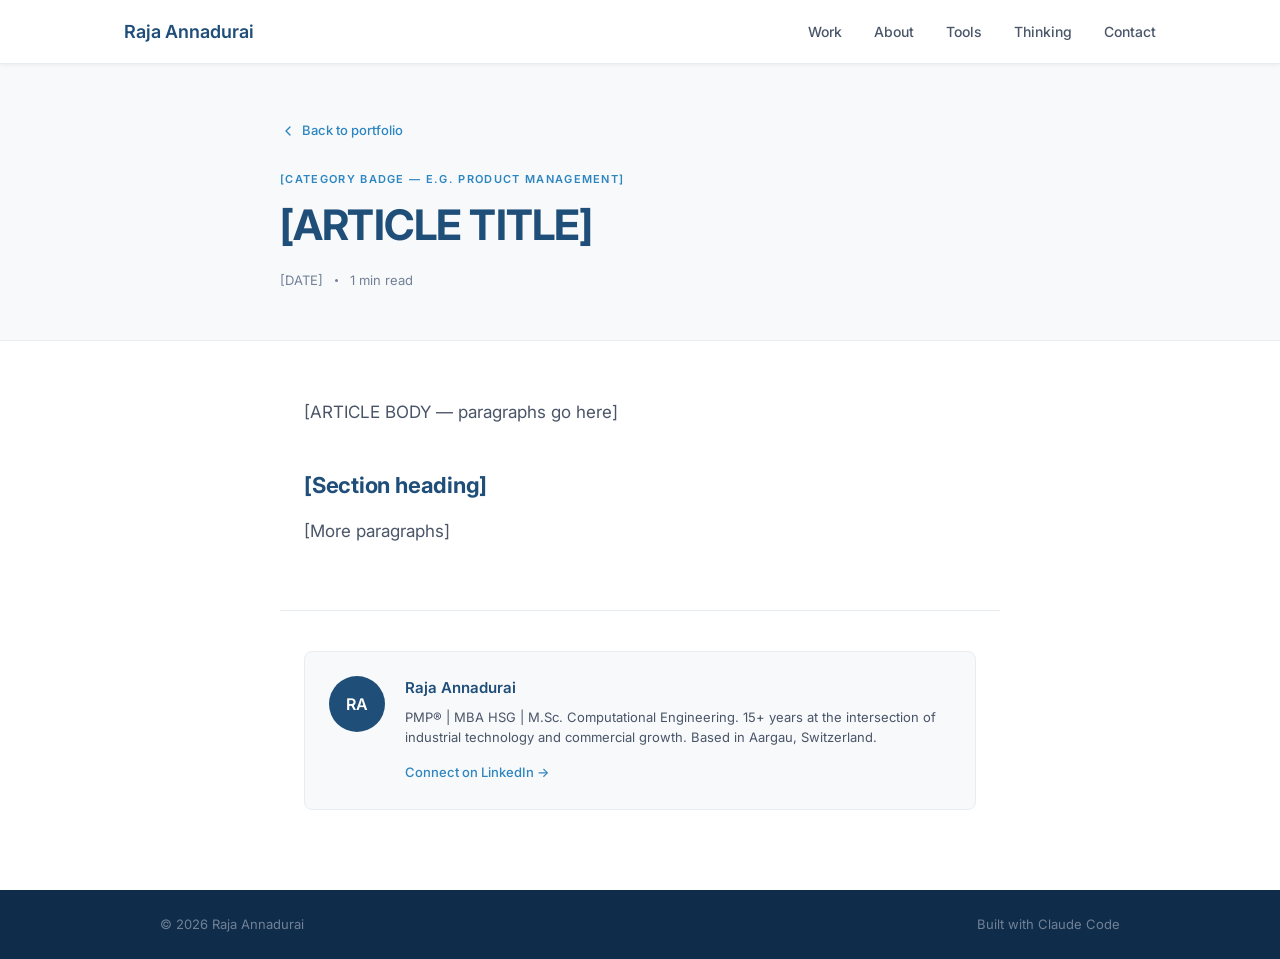
<file: articles/article-template.html>
<!DOCTYPE html>
<html lang="en">
<head>
  <meta charset="UTF-8">
  <meta name="viewport" content="width=device-width, initial-scale=1.0">
  <meta name="description" content="[ARTICLE TITLE] — Raja Annadurai">
  <meta property="og:title" content="[ARTICLE TITLE] — Raja Annadurai">
  <meta property="og:description" content="[SHORT DESCRIPTION FOR OG]">
  <link rel="icon" href="data:image/svg+xml,<svg xmlns='http://www.w3.org/2000/svg' viewBox='0 0 100 100'><text y='.9em' font-size='90'>⚙️</text></svg>">
  <link rel="preconnect" href="https://fonts.googleapis.com">
  <link rel="preconnect" href="https://fonts.gstatic.com" crossorigin>
  <link href="https://fonts.googleapis.com/css2?family=Inter:wght@300;400;500;600;700&display=swap" rel="stylesheet">
  <link rel="stylesheet" href="../style.css">
  <title>[ARTICLE TITLE] — Raja Annadurai</title>
</head>
<body class="article-page">

<!-- NAV -->
<nav>
  <div class="nav-inner">
    <a href="../index.html" class="nav-brand">Raja Annadurai</a>
    <ul class="nav-links">
      <li><a href="../index.html#work">Work</a></li>
      <li><a href="../index.html#about">About</a></li>
      <li><a href="../index.html#tools">Tools</a></li>
      <li><a href="../index.html#thinking">Thinking</a></li>
      <li><a href="../index.html#contact">Contact</a></li>
    </ul>
    <button class="hamburger" id="hamburger" aria-label="Menu">
      <span></span><span></span><span></span>
    </button>
  </div>
</nav>
<nav class="mobile-menu" id="mobile-menu">
  <a href="../index.html#work"     onclick="closeMobile()">Work</a>
  <a href="../index.html#about"    onclick="closeMobile()">About</a>
  <a href="../index.html#tools"    onclick="closeMobile()">Tools</a>
  <a href="../index.html#thinking" onclick="closeMobile()">Thinking</a>
  <a href="../index.html#contact"  onclick="closeMobile()">Contact</a>
</nav>

<!-- ARTICLE HEADER -->
<div class="article-hero">
  <div class="article-hero-inner">
    <a href="../index.html#thinking" class="article-back">
      <svg width="16" height="16" viewBox="0 0 24 24" fill="none" stroke="currentColor" stroke-width="2" stroke-linecap="round" stroke-linejoin="round">
        <polyline points="15 18 9 12 15 6"/>
      </svg>
      Back to portfolio
    </a>
    <span class="article-category">[CATEGORY BADGE — e.g. Product Management]</span>
    <h1 class="article-title">[ARTICLE TITLE]</h1>
    <div class="article-meta">
      <span>[DATE]</span>
      <span class="meta-dot"></span>
      <span id="reading-time">[READING TIME — e.g. 5 min read]</span>
    </div>
  </div>
</div>

<!-- ARTICLE BODY -->
<!-- Replace everything inside this div with article content.          -->
<!-- Use <p> for paragraphs and <h2> for section headings.            -->
<!-- The reading time JS counts words in this element automatically.  -->
<div class="article-body" id="article-body">

  <p>[ARTICLE BODY — paragraphs go here]</p>

  <h2>[Section heading]</h2>

  <p>[More paragraphs]</p>

</div>

<!-- AUTHOR BIO — keep identical across all articles -->
<div class="article-author">
  <div class="author-card">
    <div class="author-avatar">RA</div>
    <div class="author-info">
      <p class="author-name">Raja Annadurai</p>
      <p class="author-bio">PMP&reg; | MBA HSG | M.Sc. Computational Engineering. 15+ years at the intersection of industrial technology and commercial growth. Based in Aargau, Switzerland.</p>
      <a href="https://www.linkedin.com/in/raja-annadurai-mba/" target="_blank" rel="noopener" class="author-link">Connect on LinkedIn &rarr;</a>
    </div>
  </div>
</div>

<!-- FOOTER -->
<footer>
  <div class="footer-inner">
    <span>&copy; 2026 Raja Annadurai</span>
    <span>Built with <a href="https://claude.ai" target="_blank" rel="noopener">Claude Code</a></span>
  </div>
</footer>

<script>
// Reading time — counts words in article body, divides by 200, rounds up
document.addEventListener('DOMContentLoaded', () => {
  const body = document.getElementById('article-body');
  const el   = document.getElementById('reading-time');
  if (body && el) {
    const words = body.innerText.trim().split(/\s+/).filter(Boolean).length;
    const mins  = Math.max(1, Math.ceil(words / 200));
    el.textContent = mins + ' min read';
  }
});

// Hamburger
const hamburger  = document.getElementById('hamburger');
const mobileMenu = document.getElementById('mobile-menu');
hamburger.addEventListener('click', () => {
  hamburger.classList.toggle('open');
  mobileMenu.classList.toggle('open');
});
function closeMobile() {
  hamburger.classList.remove('open');
  mobileMenu.classList.remove('open');
}
</script>
</body>
</html>
</file>
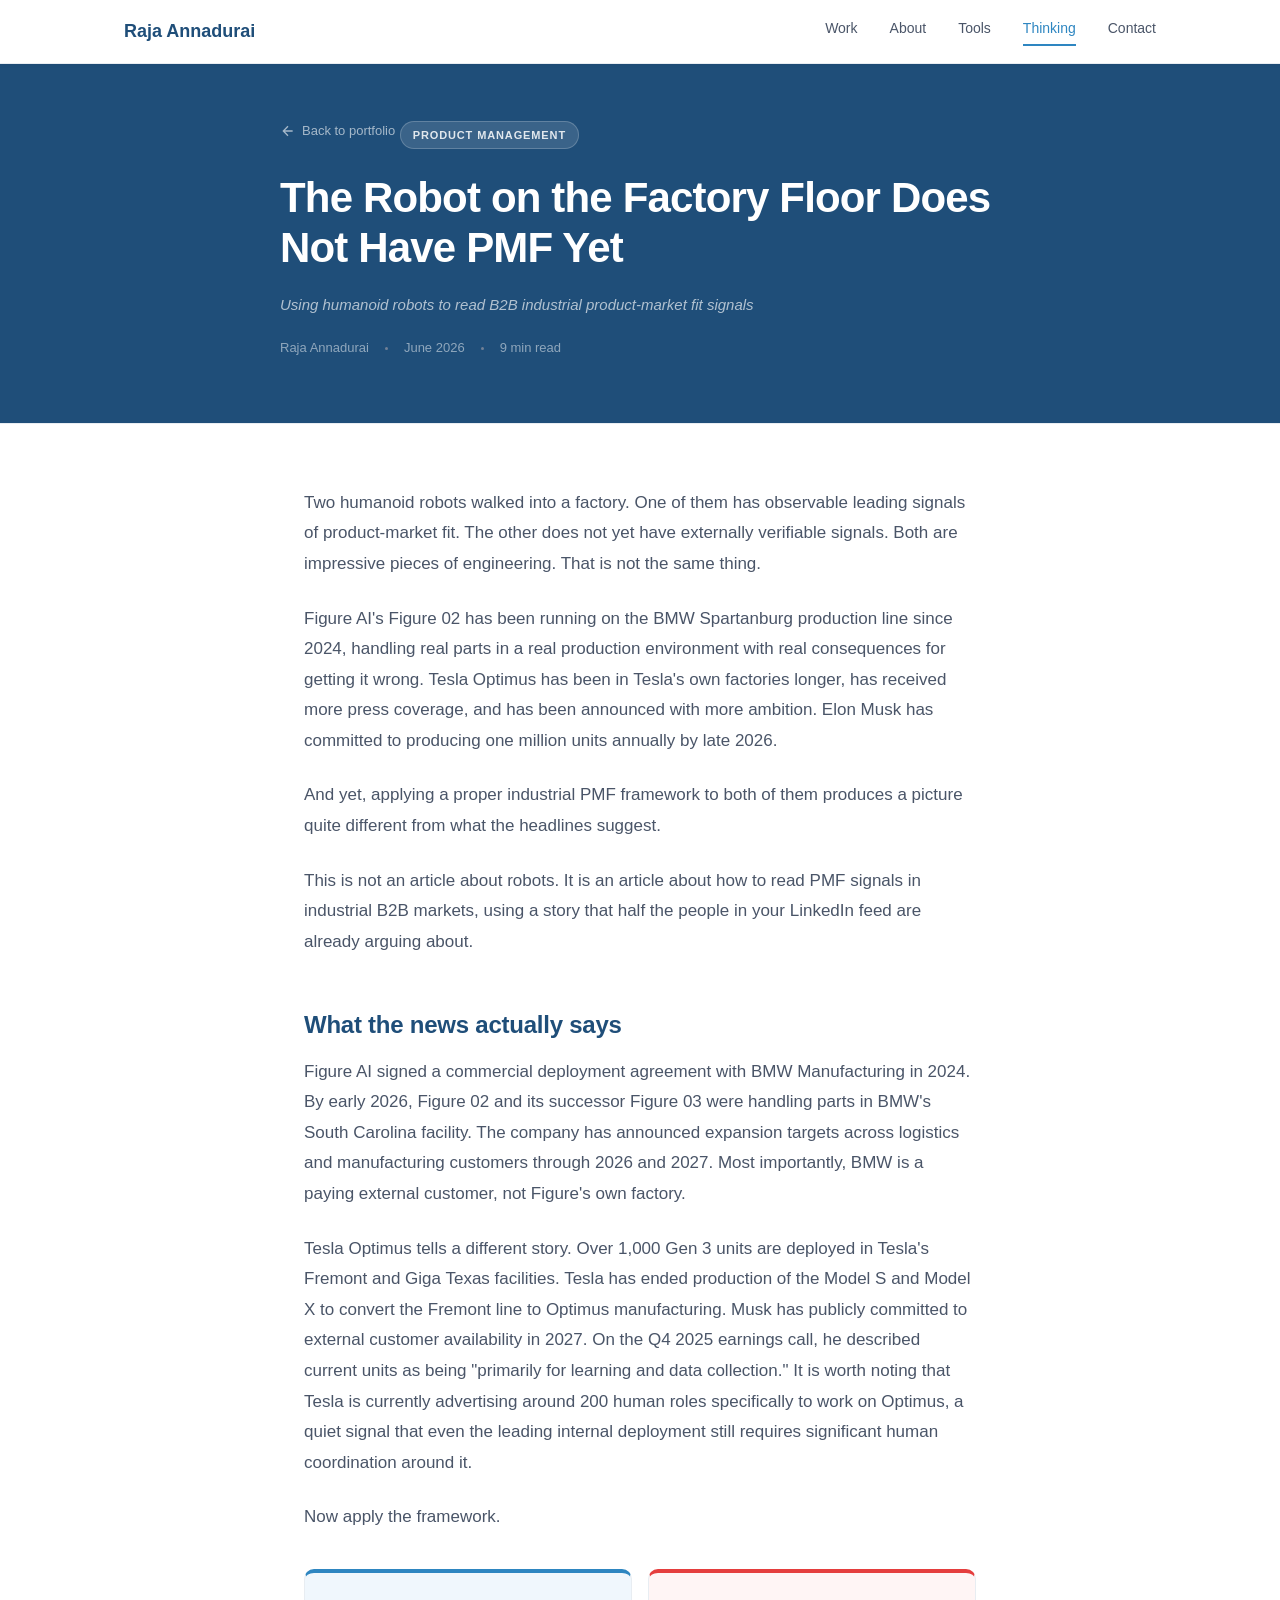
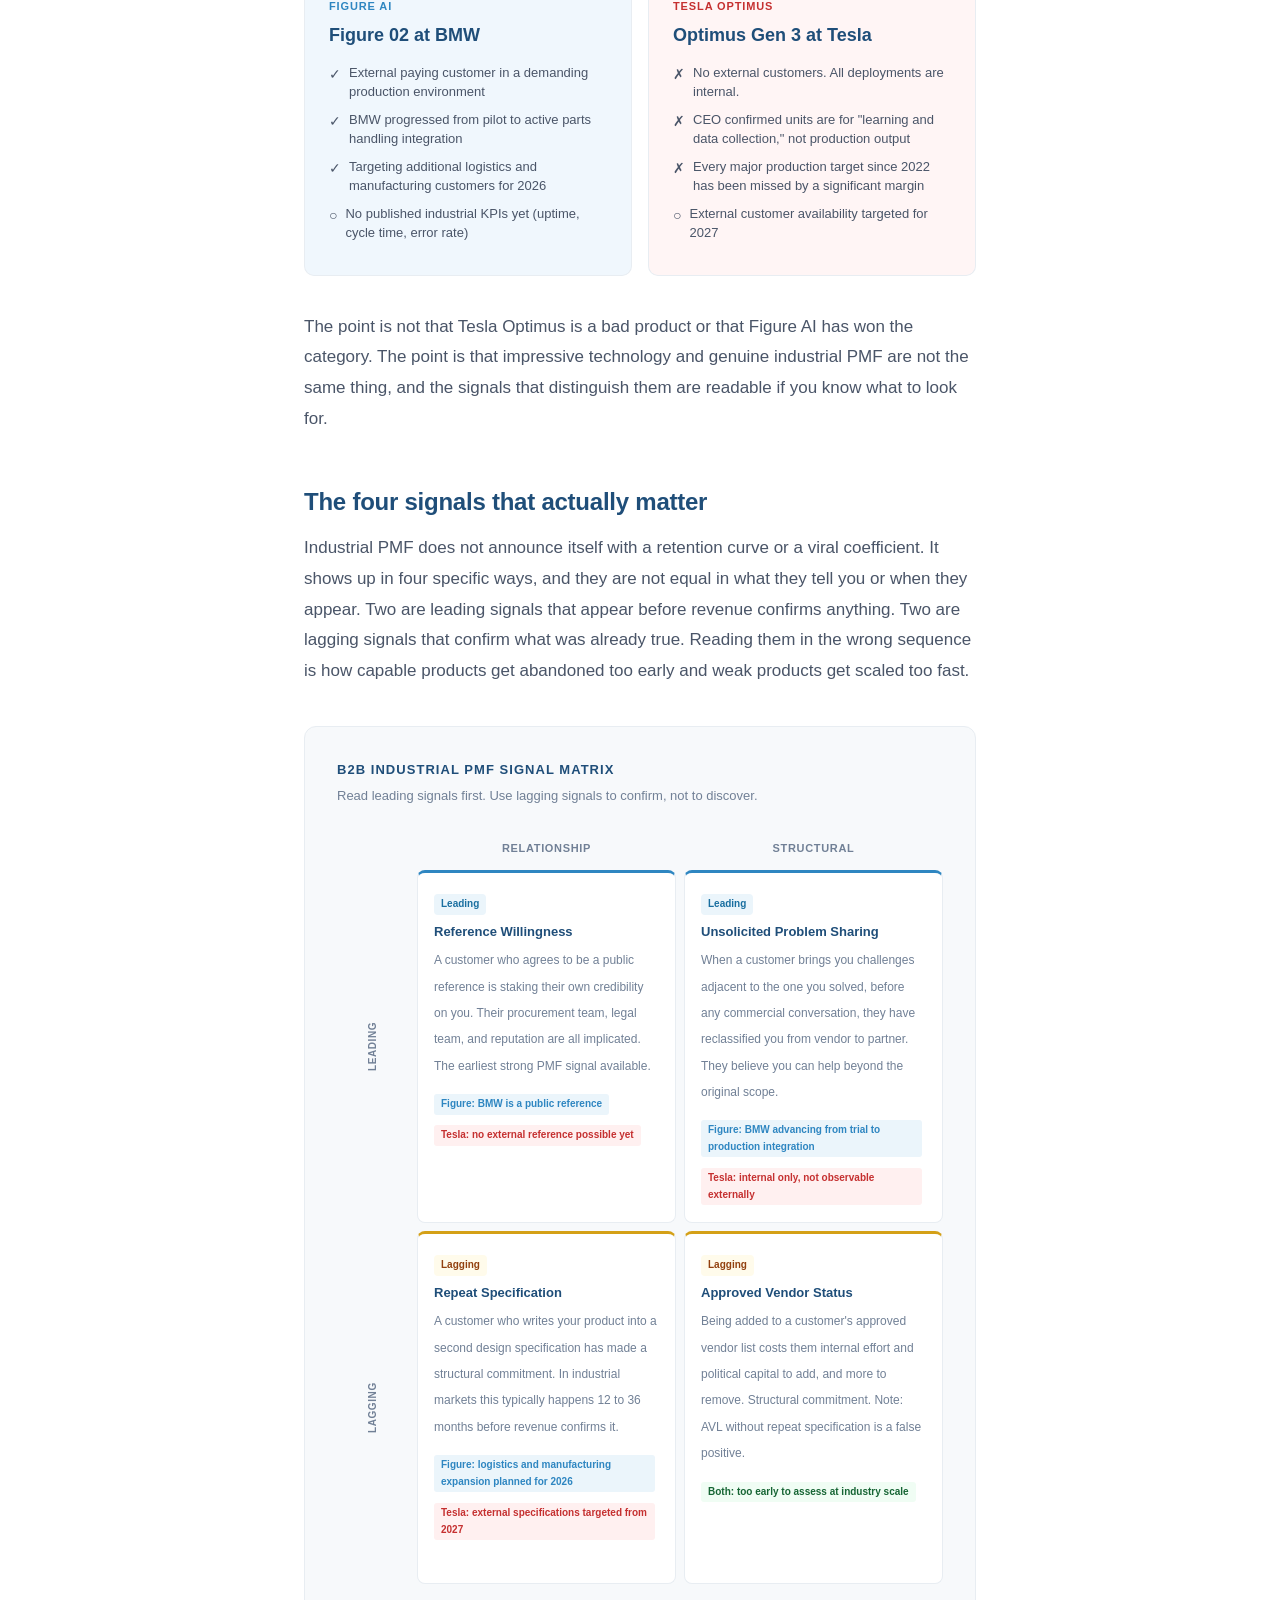
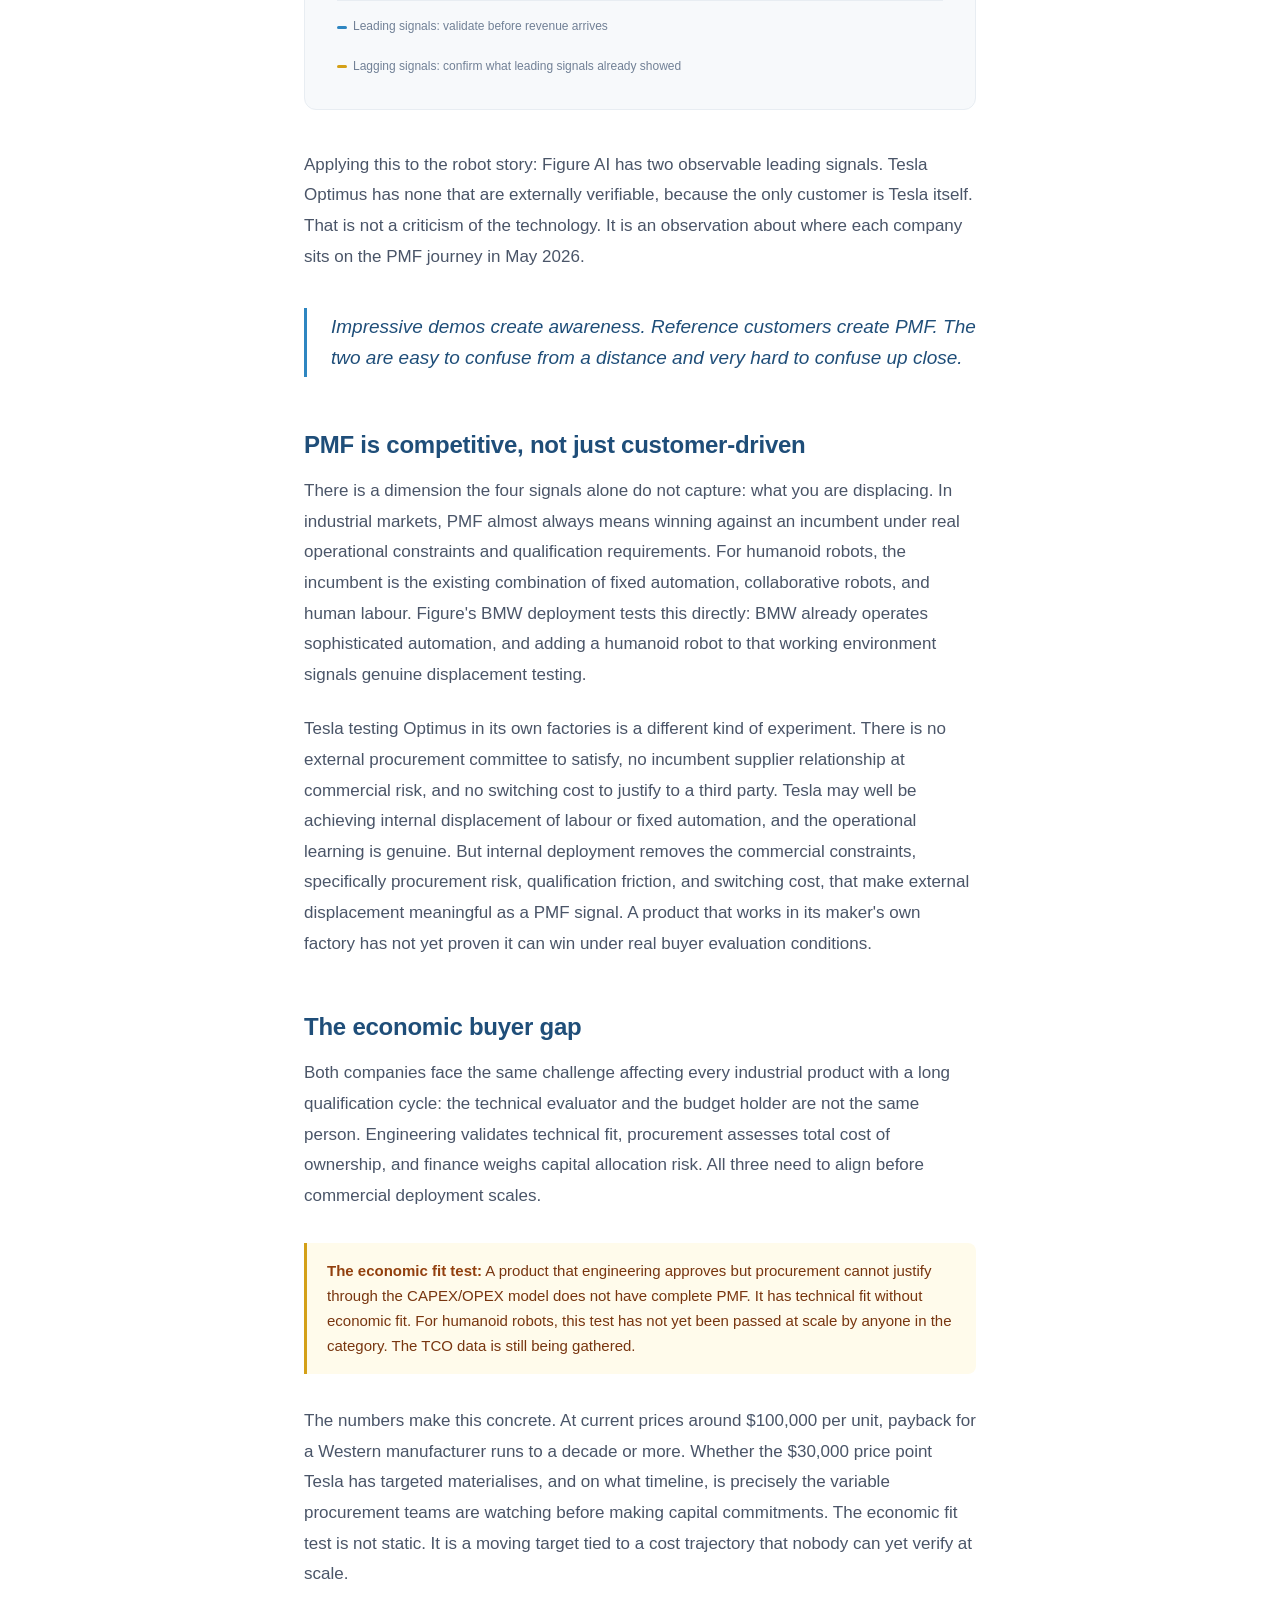
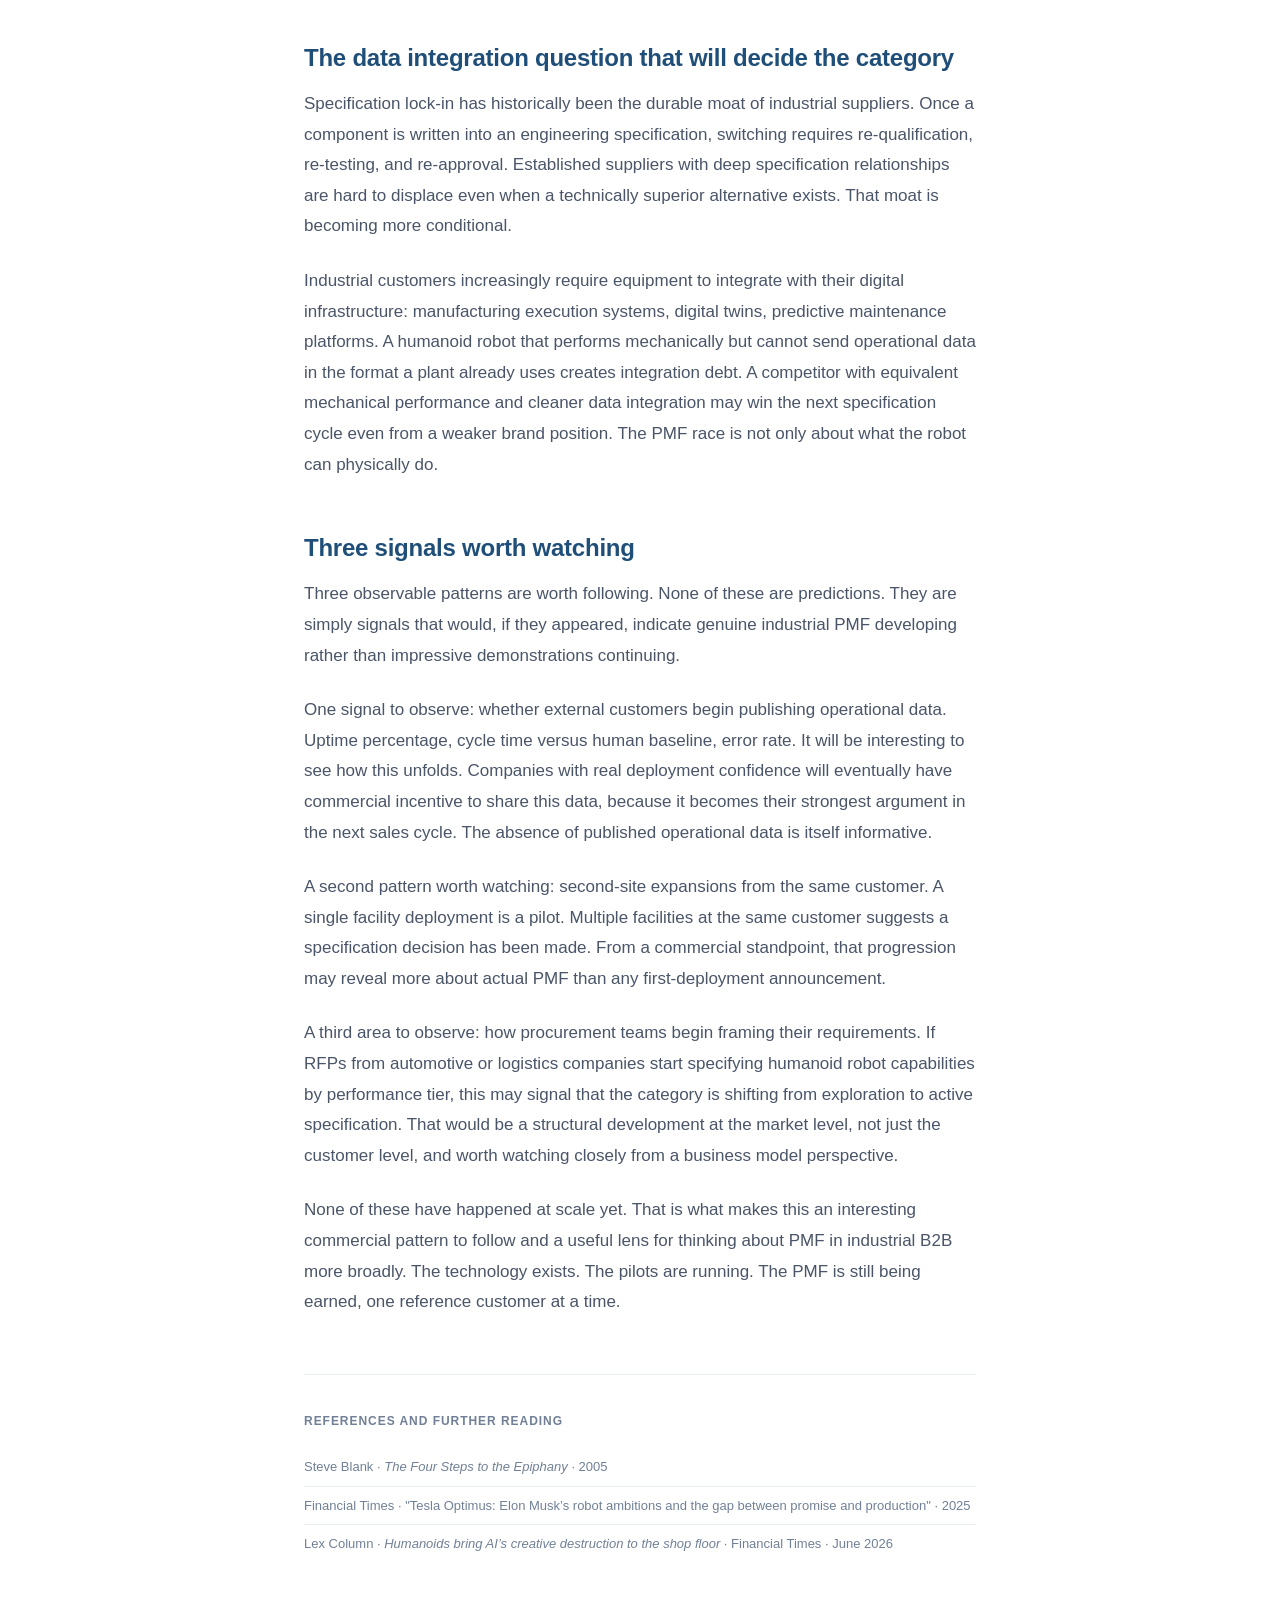
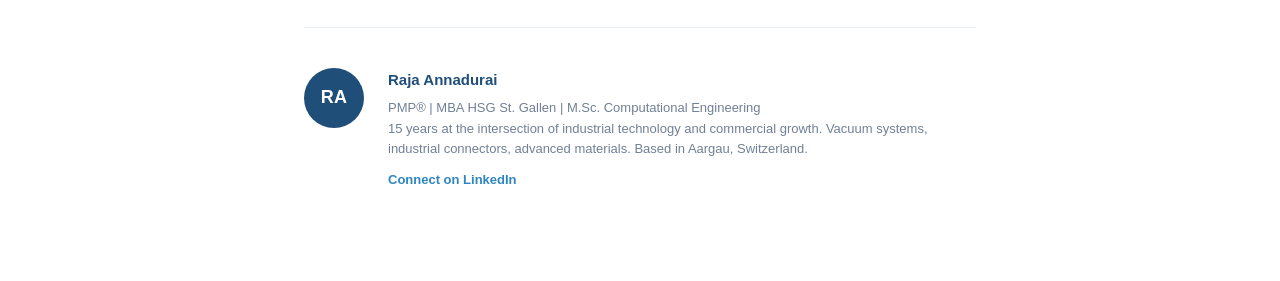
<file: articles/pmf-b2b.html>
<!DOCTYPE html>
<html lang="en">
<head>
  <meta charset="UTF-8">
  <meta name="viewport" content="width=device-width, initial-scale=1.0">
  <title>The Robot on the Factory Floor Does Not Have PMF Yet | Raja Annadurai</title>
  <meta name="description" content="Humanoid robots are everywhere in the news. Figure AI is at BMW. Tesla Optimus is in Tesla's own factories. But which one actually has observable leading signals of PMF? A framework for reading B2B industrial PMF signals.">
  <link rel="stylesheet" href="../style.css">
  <link rel="icon" href="data:image/svg+xml,<svg xmlns='http://www.w3.org/2000/svg' viewBox='0 0 100 100'><text y='.9em' font-size='90'>⚙️</text></svg>">
  <style>
    .article-hero { background: var(--navy); padding: 120px 24px 64px; }
    .article-hero-inner { max-width: 720px; margin: 0 auto; }
    .back-link { display: inline-flex; align-items: center; gap: 6px; color: rgba(255,255,255,0.6); text-decoration: none; font-size: 13px; font-weight: 500; margin-bottom: 32px; transition: color 0.2s; }
    .back-link:hover { color: rgba(255,255,255,0.9); }
    .article-category { display: inline-block; background: rgba(255,255,255,0.12); border: 1px solid rgba(255,255,255,0.2); color: rgba(255,255,255,0.85); font-size: 11px; font-weight: 600; letter-spacing: 0.08em; text-transform: uppercase; padding: 4px 12px; border-radius: 20px; margin-bottom: 20px; }
    .article-title { font-size: clamp(26px, 4vw, 42px); font-weight: 700; color: #fff; line-height: 1.18; letter-spacing: -0.02em; margin-bottom: 20px; }
    .article-meta { display: flex; align-items: center; gap: 16px; color: rgba(255,255,255,0.5); font-size: 13px; flex-wrap: wrap; }
    .meta-dot { width: 3px; height: 3px; border-radius: 50%; background: rgba(255,255,255,0.3); }
    .article-body { max-width: 720px; margin: 0 auto; padding: 64px 24px 80px; }
    .article-body p { font-size: 17px; line-height: 1.8; color: var(--gray-text); margin-bottom: 24px; }
    .article-body h2 { font-size: 24px; font-weight: 700; color: var(--navy); margin: 52px 0 16px; letter-spacing: -0.01em; }
    .compare-block { display: grid; grid-template-columns: 1fr 1fr; gap: 16px; margin: 36px 0; }
    .compare-card { border-radius: 10px; padding: 24px; border: 1px solid var(--gray-light); }
    .compare-card.figure { border-top: 4px solid var(--accent); background: #f0f7fd; }
    .compare-card.tesla { border-top: 4px solid #e53e3e; background: #fff5f5; }
    .compare-label { font-size: 11px; font-weight: 700; letter-spacing: 0.08em; text-transform: uppercase; margin-bottom: 6px; }
    .compare-label.figure { color: var(--accent); }
    .compare-label.tesla { color: #c53030; }
    .compare-company { font-size: 18px; font-weight: 700; color: var(--navy); margin-bottom: 12px; }
    .compare-card p { font-size: 14px !important; line-height: 1.65 !important; margin-bottom: 10px !important; color: var(--gray-text) !important; }
    .signal-row { display: flex; align-items: flex-start; gap: 8px; margin-bottom: 8px; font-size: 13px; color: var(--gray-text); line-height: 1.5; }
    .signal-icon { flex-shrink: 0; margin-top: 1px; font-size: 14px; }
    .pull-quote { border-left: 3px solid var(--accent); padding: 4px 0 4px 24px; margin: 36px 0; }
    .pull-quote p { font-size: 19px !important; font-weight: 500; color: var(--navy) !important; line-height: 1.6 !important; font-style: italic; margin: 0 !important; }
    .framework-block { background: var(--off-white); border: 1px solid var(--gray-light); border-radius: 12px; padding: 32px; margin: 40px 0; }
    .framework-title { font-size: 13px; font-weight: 700; color: var(--navy); text-transform: uppercase; letter-spacing: 0.08em; margin-bottom: 4px; }
    .framework-sub { font-size: 13px; color: var(--gray-muted); margin-bottom: 28px; }
    .matrix-grid { display: grid; grid-template-columns: 72px 1fr 1fr; grid-template-rows: 28px 1fr 1fr; gap: 8px; }
    .matrix-corner { background: transparent; }
    .matrix-col-header { display: flex; align-items: center; justify-content: center; font-size: 11px; font-weight: 700; letter-spacing: 0.06em; text-transform: uppercase; color: var(--gray-muted); }
    .matrix-row-header { display: flex; align-items: center; justify-content: center; font-size: 10px; font-weight: 700; letter-spacing: 0.06em; text-transform: uppercase; color: var(--gray-muted); writing-mode: vertical-rl; text-orientation: mixed; transform: rotate(180deg); }
    .matrix-cell { background: #fff; border: 1px solid var(--gray-light); border-radius: 8px; padding: 16px; }
    .matrix-cell.leading { border-top: 3px solid var(--accent); }
    .matrix-cell.lagging { border-top: 3px solid var(--gold); }
    .signal-tag { display: inline-block; font-size: 10px; font-weight: 600; padding: 2px 7px; border-radius: 4px; margin-bottom: 6px; }
    .tag-leading { background: #EBF5FB; color: #1a6fa0; }
    .tag-lagging { background: #FFFBEB; color: #92400E; }
    .signal-name { font-size: 13px; font-weight: 600; color: var(--navy); margin-bottom: 4px; display: block; }
    .signal-desc { font-size: 12px; color: var(--gray-muted); line-height: 1.5; }
    .robot-tag { display: inline-block; font-size: 10px; font-weight: 600; padding: 2px 7px; border-radius: 3px; margin-top: 6px; margin-right: 4px; }
    .robot-figure { background: #EBF5FB; color: var(--accent); }
    .robot-tesla { background: #fff0f0; color: #c53030; }
    .robot-both { background: #f0fdf4; color: #166534; }
    .matrix-legend { display: flex; gap: 20px; margin-top: 16px; padding-top: 16px; border-top: 1px solid var(--gray-light); flex-wrap: wrap; }
    .legend-item { display: flex; align-items: center; gap: 6px; font-size: 12px; color: var(--gray-muted); }
    .legend-dot { width: 10px; height: 3px; border-radius: 2px; }
    .callout { background: #FFFBEB; border-left: 3px solid var(--gold); padding: 16px 20px; border-radius: 0 8px 8px 0; margin: 32px 0; }
    .callout p { font-size: 15px !important; color: #78350f !important; margin: 0 !important; line-height: 1.65 !important; }
    .callout strong { color: #92400E; }
    .author-bio { border-top: 1px solid var(--gray-light); margin-top: 64px; padding-top: 40px; display: flex; gap: 24px; align-items: flex-start; }
    .author-avatar { width: 60px; height: 60px; border-radius: 50%; background: var(--navy); color: #fff; display: flex; align-items: center; justify-content: center; font-size: 18px; font-weight: 700; flex-shrink: 0; }
    .author-name { font-size: 15px; font-weight: 700; color: var(--navy); margin-bottom: 6px; }
    .author-creds { font-size: 13px; color: var(--gray-muted); margin-bottom: 10px; line-height: 1.6; }
    .author-link { font-size: 13px; font-weight: 600; color: var(--accent); text-decoration: none; }
    .author-link:hover { text-decoration: underline; }
    @media (max-width: 640px) {
      .compare-block { grid-template-columns: 1fr; }
      .matrix-grid { grid-template-columns: 36px 1fr 1fr; }
      .matrix-cell { padding: 10px; }
    }
  </style>
</head>
<body>

<nav class="nav">
  <div class="nav-inner">
    <a href="../index.html" class="nav-brand">Raja Annadurai</a>
    <div class="nav-links">
      <a href="../index.html#work">Work</a>
      <a href="../index.html#about">About</a>
      <a href="../index.html#tools">Tools</a>
      <a href="../index.html#thinking" class="active">Thinking</a>
      <a href="../index.html#contact">Contact</a>
    </div>
  </div>
</nav>

<section class="article-hero">
  <div class="article-hero-inner">
    <a href="../index.html#thinking" class="back-link">
      <svg width="16" height="16" viewBox="0 0 24 24" fill="none" stroke="currentColor" stroke-width="2"><path d="M19 12H5M12 5l-7 7 7 7"/></svg>
      Back to portfolio
    </a>
    <div class="article-category">Product Management</div>
    <h1 class="article-title">The Robot on the Factory Floor Does Not Have PMF Yet</h1>
    <p style="color:rgba(255,255,255,0.65);font-size:15px;font-style:italic;margin:0 0 20px;">Using humanoid robots to read B2B industrial product-market fit signals</p>
    <div class="article-meta">
      <span>Raja Annadurai</span>
      <span class="meta-dot"></span>
      <span>June 2026</span>
      <span class="meta-dot"></span>
      <span id="reading-time">7 min read</span>
    </div>
  </div>
</section>

<main class="article-body" id="article-content">

  <p>Two humanoid robots walked into a factory. One of them has observable leading signals of product-market fit. The other does not yet have externally verifiable signals. Both are impressive pieces of engineering. That is not the same thing.</p>

  <p>Figure AI's Figure 02 has been running on the BMW Spartanburg production line since 2024, handling real parts in a real production environment with real consequences for getting it wrong. Tesla Optimus has been in Tesla's own factories longer, has received more press coverage, and has been announced with more ambition. Elon Musk has committed to producing one million units annually by late 2026.</p>

  <p>And yet, applying a proper industrial PMF framework to both of them produces a picture quite different from what the headlines suggest.</p>

  <p>This is not an article about robots. It is an article about how to read PMF signals in industrial B2B markets, using a story that half the people in your LinkedIn feed are already arguing about.</p>

  <h2>What the news actually says</h2>

  <p>Figure AI signed a commercial deployment agreement with BMW Manufacturing in 2024. By early 2026, Figure 02 and its successor Figure 03 were handling parts in BMW's South Carolina facility. The company has announced expansion targets across logistics and manufacturing customers through 2026 and 2027. Most importantly, BMW is a paying external customer, not Figure's own factory.</p>

  <p>Tesla Optimus tells a different story. Over 1,000 Gen 3 units are deployed in Tesla's Fremont and Giga Texas facilities. Tesla has ended production of the Model S and Model X to convert the Fremont line to Optimus manufacturing. Musk has publicly committed to external customer availability in 2027. On the Q4 2025 earnings call, he described current units as being "primarily for learning and data collection." It is worth noting that Tesla is currently advertising around 200 human roles specifically to work on Optimus, a quiet signal that even the leading internal deployment still requires significant human coordination around it.</p>

  <p>Now apply the framework.</p>

  <div class="compare-block">
    <div class="compare-card figure">
      <div class="compare-label figure">Figure AI</div>
      <div class="compare-company">Figure 02 at BMW</div>
      <div class="signal-row"><span class="signal-icon">✓</span><span>External paying customer in a demanding production environment</span></div>
      <div class="signal-row"><span class="signal-icon">✓</span><span>BMW progressed from pilot to active parts handling integration</span></div>
      <div class="signal-row"><span class="signal-icon">✓</span><span>Targeting additional logistics and manufacturing customers for 2026</span></div>
      <div class="signal-row"><span class="signal-icon">○</span><span>No published industrial KPIs yet (uptime, cycle time, error rate)</span></div>
    </div>
    <div class="compare-card tesla">
      <div class="compare-label tesla">Tesla Optimus</div>
      <div class="compare-company">Optimus Gen 3 at Tesla</div>
      <div class="signal-row"><span class="signal-icon">✗</span><span>No external customers. All deployments are internal.</span></div>
      <div class="signal-row"><span class="signal-icon">✗</span><span>CEO confirmed units are for "learning and data collection," not production output</span></div>
      <div class="signal-row"><span class="signal-icon">✗</span><span>Every major production target since 2022 has been missed by a significant margin</span></div>
      <div class="signal-row"><span class="signal-icon">○</span><span>External customer availability targeted for 2027</span></div>
    </div>
  </div>

  <p>The point is not that Tesla Optimus is a bad product or that Figure AI has won the category. The point is that impressive technology and genuine industrial PMF are not the same thing, and the signals that distinguish them are readable if you know what to look for.</p>

  <h2>The four signals that actually matter</h2>

  <p>Industrial PMF does not announce itself with a retention curve or a viral coefficient. It shows up in four specific ways, and they are not equal in what they tell you or when they appear. Two are leading signals that appear before revenue confirms anything. Two are lagging signals that confirm what was already true. Reading them in the wrong sequence is how capable products get abandoned too early and weak products get scaled too fast.</p>

  <div class="framework-block">
    <div class="framework-title">B2B Industrial PMF Signal Matrix</div>
    <div class="framework-sub">Read leading signals first. Use lagging signals to confirm, not to discover.</div>

    <div class="matrix-grid">
      <div class="matrix-corner"></div>
      <div class="matrix-col-header">Relationship</div>
      <div class="matrix-col-header">Structural</div>

      <div class="matrix-row-header">Leading</div>

      <div class="matrix-cell leading">
        <span class="signal-tag tag-leading">Leading</span>
        <span class="signal-name">Reference Willingness</span>
        <span class="signal-desc">A customer who agrees to be a public reference is staking their own credibility on you. Their procurement team, legal team, and reputation are all implicated. The earliest strong PMF signal available.</span>
        <div style="margin-top:10px">
          <span class="robot-tag robot-figure">Figure: BMW is a public reference</span>
        </div>
        <div style="margin-top:4px">
          <span class="robot-tag robot-tesla">Tesla: no external reference possible yet</span>
        </div>
      </div>

      <div class="matrix-cell leading">
        <span class="signal-tag tag-leading">Leading</span>
        <span class="signal-name">Unsolicited Problem Sharing</span>
        <span class="signal-desc">When a customer brings you challenges adjacent to the one you solved, before any commercial conversation, they have reclassified you from vendor to partner. They believe you can help beyond the original scope.</span>
        <div style="margin-top:10px">
          <span class="robot-tag robot-figure">Figure: BMW advancing from trial to production integration</span>
        </div>
        <div style="margin-top:4px">
          <span class="robot-tag robot-tesla">Tesla: internal only, not observable externally</span>
        </div>
      </div>

      <div class="matrix-row-header">Lagging</div>

      <div class="matrix-cell lagging">
        <span class="signal-tag tag-lagging">Lagging</span>
        <span class="signal-name">Repeat Specification</span>
        <span class="signal-desc">A customer who writes your product into a second design specification has made a structural commitment. In industrial markets this typically happens 12 to 36 months before revenue confirms it.</span>
        <div style="margin-top:10px">
          <span class="robot-tag robot-figure">Figure: logistics and manufacturing expansion planned for 2026</span>
        </div>
        <div style="margin-top:4px">
          <span class="robot-tag robot-tesla">Tesla: external specifications targeted from 2027</span>
        </div>
      </div>

      <div class="matrix-cell lagging">
        <span class="signal-tag tag-lagging">Lagging</span>
        <span class="signal-name">Approved Vendor Status</span>
        <span class="signal-desc">Being added to a customer's approved vendor list costs them internal effort and political capital to add, and more to remove. Structural commitment. Note: AVL without repeat specification is a false positive.</span>
        <div style="margin-top:10px">
          <span class="robot-tag robot-both">Both: too early to assess at industry scale</span>
        </div>
      </div>
    </div>

    <div class="matrix-legend">
      <div class="legend-item"><div class="legend-dot" style="background:var(--accent)"></div>Leading signals: validate before revenue arrives</div>
      <div class="legend-item"><div class="legend-dot" style="background:var(--gold)"></div>Lagging signals: confirm what leading signals already showed</div>
    </div>
  </div>

  <p>Applying this to the robot story: Figure AI has two observable leading signals. Tesla Optimus has none that are externally verifiable, because the only customer is Tesla itself. That is not a criticism of the technology. It is an observation about where each company sits on the PMF journey in May 2026.</p>

  <div class="pull-quote">
    <p>Impressive demos create awareness. Reference customers create PMF. The two are easy to confuse from a distance and very hard to confuse up close.</p>
  </div>

  <h2>PMF is competitive, not just customer-driven</h2>

  <p>There is a dimension the four signals alone do not capture: what you are displacing. In industrial markets, PMF almost always means winning against an incumbent under real operational constraints and qualification requirements. For humanoid robots, the incumbent is the existing combination of fixed automation, collaborative robots, and human labour. Figure's BMW deployment tests this directly: BMW already operates sophisticated automation, and adding a humanoid robot to that working environment signals genuine displacement testing.</p>

  <p>Tesla testing Optimus in its own factories is a different kind of experiment. There is no external procurement committee to satisfy, no incumbent supplier relationship at commercial risk, and no switching cost to justify to a third party. Tesla may well be achieving internal displacement of labour or fixed automation, and the operational learning is genuine. But internal deployment removes the commercial constraints, specifically procurement risk, qualification friction, and switching cost, that make external displacement meaningful as a PMF signal. A product that works in its maker's own factory has not yet proven it can win under real buyer evaluation conditions.</p>

  <h2>The economic buyer gap</h2>

  <p>Both companies face the same challenge affecting every industrial product with a long qualification cycle: the technical evaluator and the budget holder are not the same person. Engineering validates technical fit, procurement assesses total cost of ownership, and finance weighs capital allocation risk. All three need to align before commercial deployment scales.</p>

  <div class="callout">
    <p><strong>The economic fit test:</strong> A product that engineering approves but procurement cannot justify through the CAPEX/OPEX model does not have complete PMF. It has technical fit without economic fit. For humanoid robots, this test has not yet been passed at scale by anyone in the category. The TCO data is still being gathered.</p>
  </div>

  <p>The numbers make this concrete. At current prices around $100,000 per unit, payback for a Western manufacturer runs to a decade or more. Whether the $30,000 price point Tesla has targeted materialises, and on what timeline, is precisely the variable procurement teams are watching before making capital commitments. The economic fit test is not static. It is a moving target tied to a cost trajectory that nobody can yet verify at scale.</p>

  <h2>The data integration question that will decide the category</h2>

  <p>Specification lock-in has historically been the durable moat of industrial suppliers. Once a component is written into an engineering specification, switching requires re-qualification, re-testing, and re-approval. Established suppliers with deep specification relationships are hard to displace even when a technically superior alternative exists. That moat is becoming more conditional.</p>

  <p>Industrial customers increasingly require equipment to integrate with their digital infrastructure: manufacturing execution systems, digital twins, predictive maintenance platforms. A humanoid robot that performs mechanically but cannot send operational data in the format a plant already uses creates integration debt. A competitor with equivalent mechanical performance and cleaner data integration may win the next specification cycle even from a weaker brand position. The PMF race is not only about what the robot can physically do.</p>

  <h2>Three signals worth watching</h2>

  <p>Three observable patterns are worth following. None of these are predictions. They are simply signals that would, if they appeared, indicate genuine industrial PMF developing rather than impressive demonstrations continuing.</p>

  <p>One signal to observe: whether external customers begin publishing operational data. Uptime percentage, cycle time versus human baseline, error rate. It will be interesting to see how this unfolds. Companies with real deployment confidence will eventually have commercial incentive to share this data, because it becomes their strongest argument in the next sales cycle. The absence of published operational data is itself informative.</p>

  <p>A second pattern worth watching: second-site expansions from the same customer. A single facility deployment is a pilot. Multiple facilities at the same customer suggests a specification decision has been made. From a commercial standpoint, that progression may reveal more about actual PMF than any first-deployment announcement.</p>

  <p>A third area to observe: how procurement teams begin framing their requirements. If RFPs from automotive or logistics companies start specifying humanoid robot capabilities by performance tier, this may signal that the category is shifting from exploration to active specification. That would be a structural development at the market level, not just the customer level, and worth watching closely from a business model perspective.</p>

  <p>None of these have happened at scale yet. That is what makes this an interesting commercial pattern to follow and a useful lens for thinking about PMF in industrial B2B more broadly. The technology exists. The pilots are running. The PMF is still being earned, one reference customer at a time.</p>


  <div style="border-top: 1px solid var(--gray-light); margin-top: 56px; padding-top: 36px;">
    <p style="font-size: 12px; font-weight: 700; color: var(--gray-muted); text-transform: uppercase; letter-spacing: 0.08em; margin-bottom: 16px;">References and further reading</p>
    <ul style="list-style: none; padding: 0; margin: 0;">
      <li style="font-size: 13px; color: var(--gray-muted); line-height: 1.65; padding: 8px 0; border-bottom: 1px solid var(--gray-light);">Steve Blank &middot; <em>The Four Steps to the Epiphany</em> &middot; 2005</li>
      <li style="font-size: 13px; color: var(--gray-muted); line-height: 1.65; padding: 8px 0; border-bottom: 1px solid var(--gray-light);">Financial Times &middot; "Tesla Optimus: Elon Musk&rsquo;s robot ambitions and the gap between promise and production" &middot; 2025</li>
      <li style="font-size: 13px; color: var(--gray-muted); line-height: 1.65; padding: 8px 0;">Lex Column &middot; <em>Humanoids bring AI&rsquo;s creative destruction to the shop floor</em> &middot; Financial Times &middot; June 2026</li>
    </ul>
  </div>

  <div class="author-bio">
    <div class="author-avatar">RA</div>
    <div>
      <div class="author-name">Raja Annadurai</div>
      <div class="author-creds">PMP® | MBA HSG St. Gallen | M.Sc. Computational Engineering<br>15 years at the intersection of industrial technology and commercial growth. Vacuum systems, industrial connectors, advanced materials. Based in Aargau, Switzerland.</div>
      <a href="https://www.linkedin.com/in/raja-annadurai-mba/" class="author-link" target="_blank" rel="noopener">Connect on LinkedIn</a>
    </div>
  </div>

</main>

<script>
  const content = document.getElementById('article-content');
  const words = content ? content.innerText.trim().split(/\s+/).length : 0;
  const mins = Math.ceil(words / 200);
  const el = document.getElementById('reading-time');
  if (el) el.textContent = mins + ' min read';
</script>

</body>
</html>
</file>
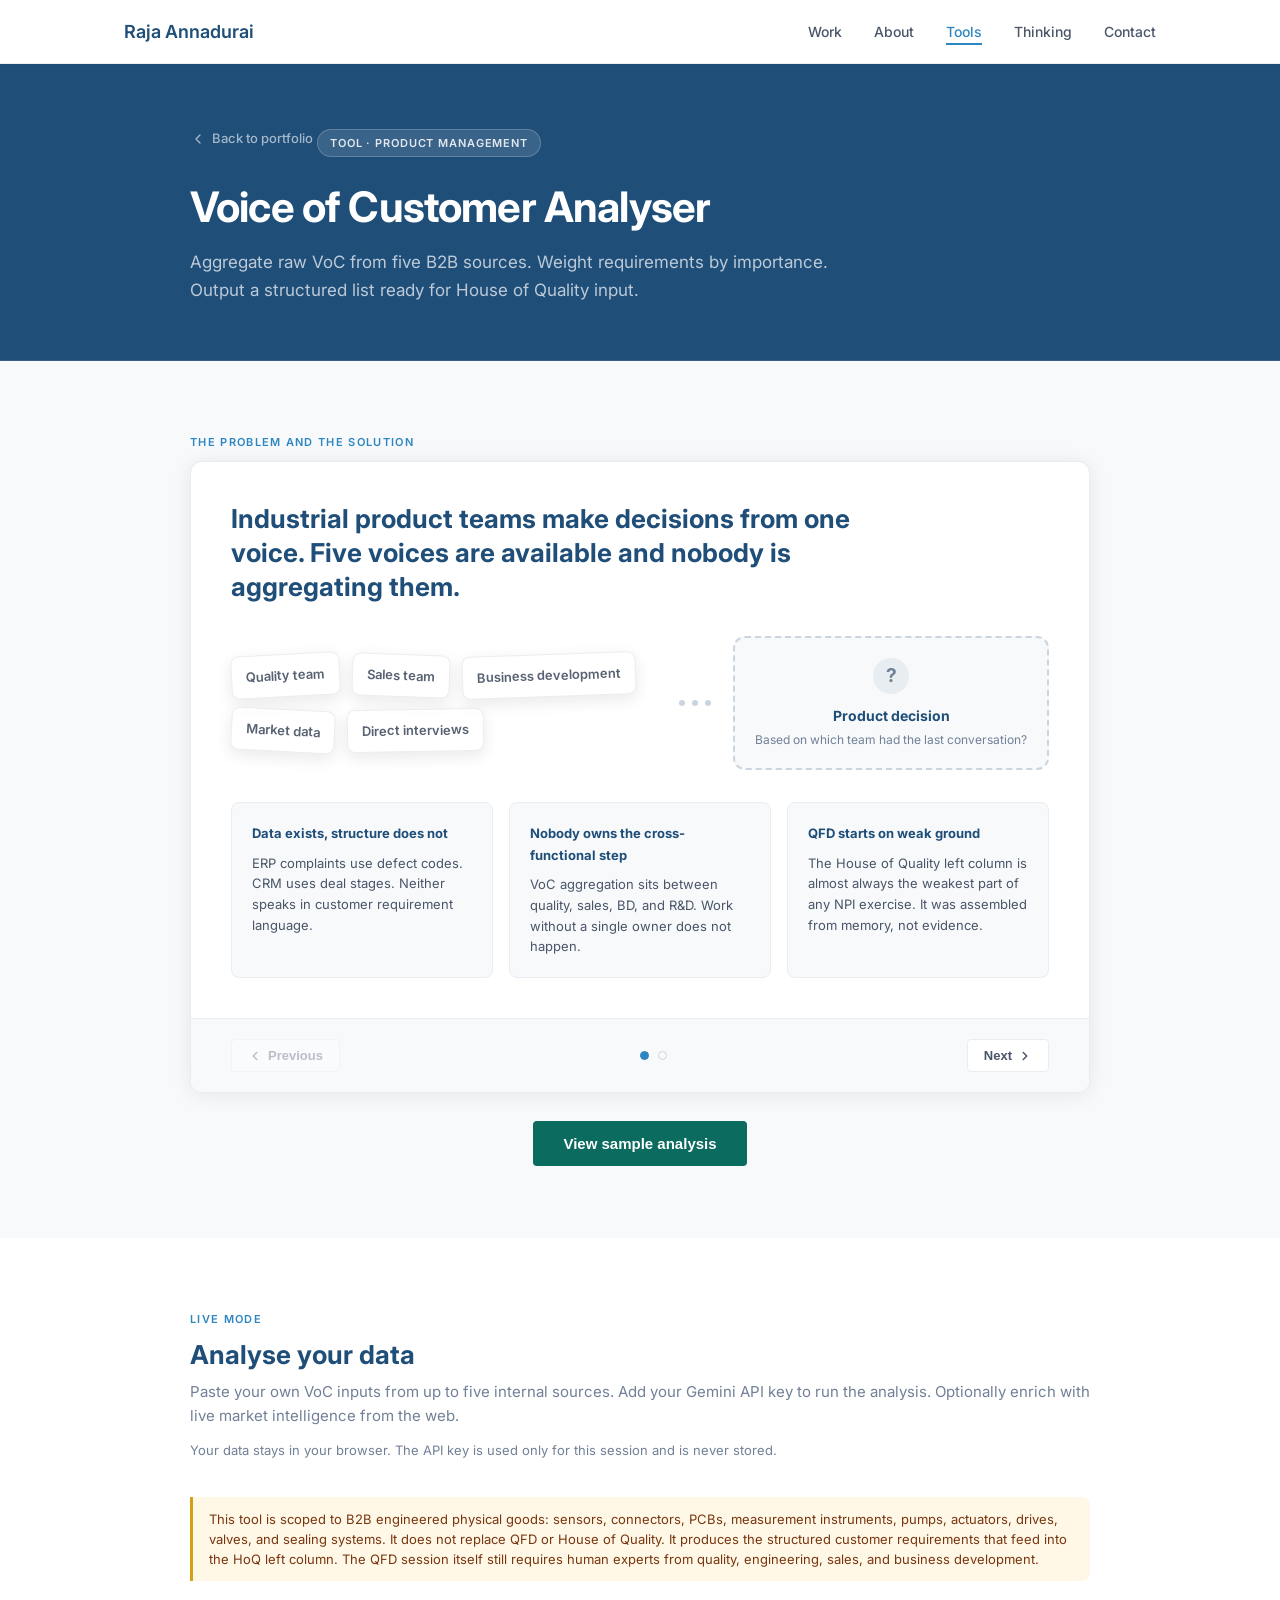
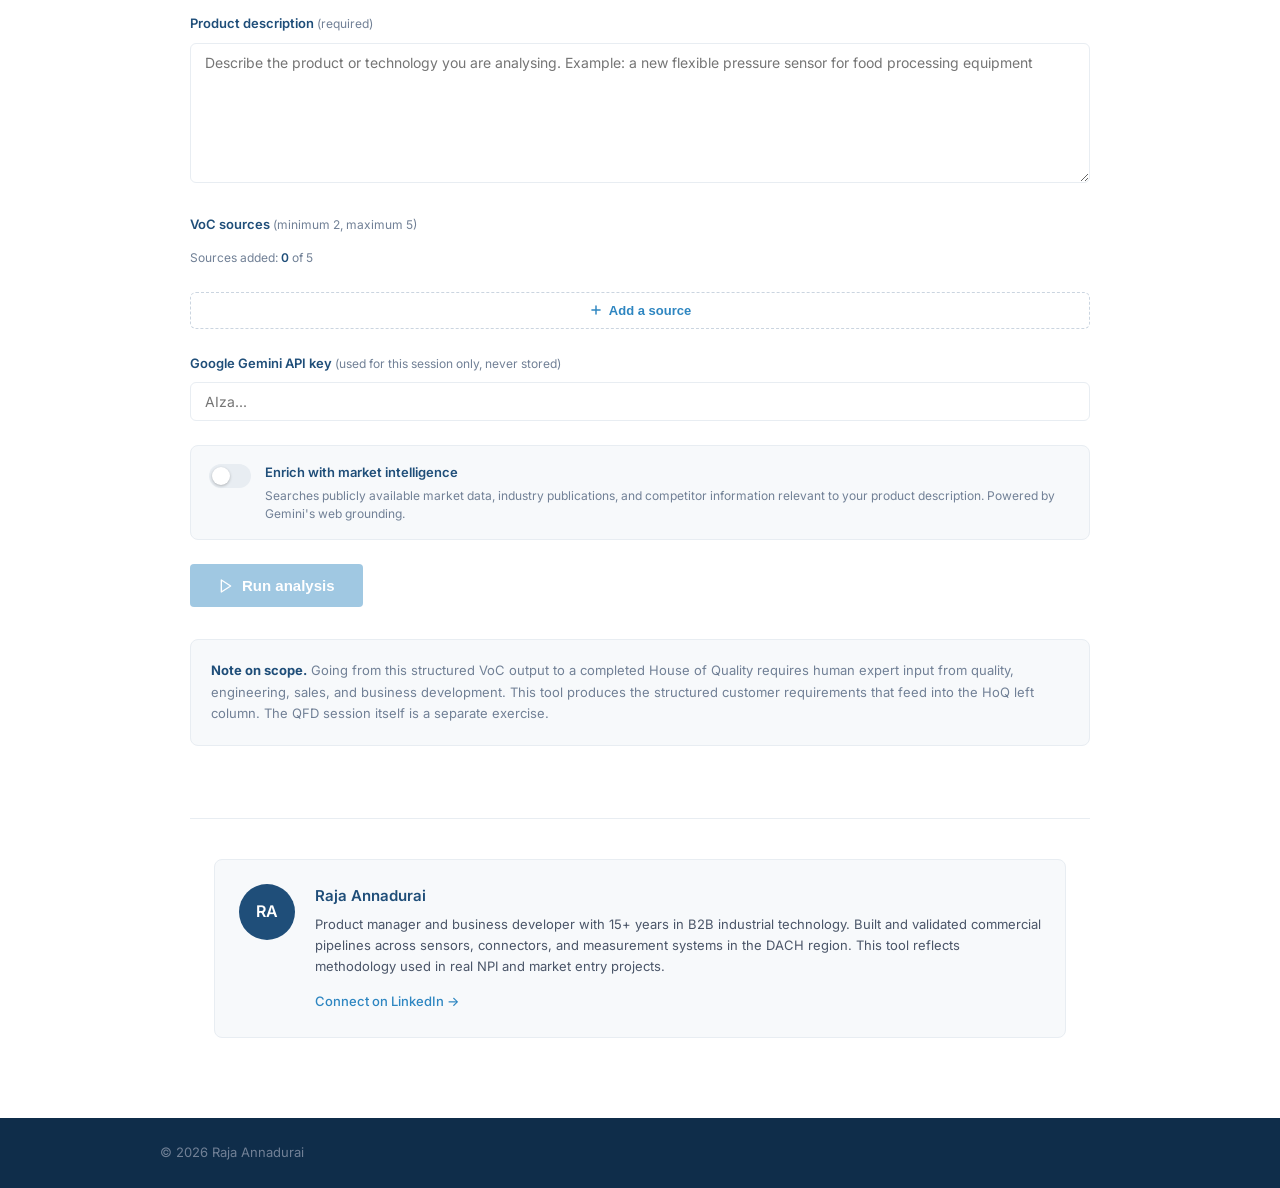
<file: tools/voc-analyser.html>
<!DOCTYPE html>
<html lang="en">
<head>
  <meta charset="UTF-8">
  <meta name="viewport" content="width=device-width, initial-scale=1.0">
  <title>Voice of Customer Analyser | Raja Annadurai</title>
  <meta name="description" content="Aggregate B2B industrial VoC from five sources, weight by importance, and output a requirements list ready for House of Quality input.">
  <link rel="icon" href="data:image/svg+xml,<svg xmlns='http://www.w3.org/2000/svg' viewBox='0 0 100 100'><text y='.9em' font-size='90'>⚙️</text></svg>">
  <link rel="preconnect" href="https://fonts.googleapis.com">
  <link rel="preconnect" href="https://fonts.gstatic.com" crossorigin>
  <link href="https://fonts.googleapis.com/css2?family=Inter:wght@300;400;500;600;700&display=swap" rel="stylesheet">
  <link rel="stylesheet" href="../style.css">
  <style>
    /* ── TOOL PAGE LAYOUT ── */
    .tool-page { padding-top: 64px; }

    .tool-hero {
      background: var(--navy);
      padding: 64px 24px 56px;
      border-bottom: 1px solid rgba(255,255,255,0.1);
    }
    .tool-hero-inner { max-width: 900px; margin: 0 auto; }

    .back-link {
      display: inline-flex; align-items: center; gap: 6px;
      color: rgba(255,255,255,0.6); text-decoration: none;
      font-size: 13px; font-weight: 500; margin-bottom: 32px;
      transition: color 0.2s;
    }
    .back-link:hover { color: rgba(255,255,255,0.9); }

    .tool-category {
      display: inline-block;
      background: rgba(255,255,255,0.12); border: 1px solid rgba(255,255,255,0.2);
      color: rgba(255,255,255,0.85); font-size: 11px; font-weight: 600;
      letter-spacing: 0.08em; text-transform: uppercase;
      padding: 4px 12px; border-radius: 20px; margin-bottom: 20px;
    }

    .tool-title {
      font-size: clamp(26px, 4vw, 42px); font-weight: 700;
      color: #fff; line-height: 1.2; letter-spacing: -0.02em;
      margin-bottom: 16px;
    }

    .tool-subtitle {
      color: rgba(255,255,255,0.7); font-size: 17px; line-height: 1.65;
      max-width: 640px;
    }

    /* ── SECTION WRAPPERS ── */
    .tool-section { padding: 72px 24px; }
    .tool-section--alt { background: var(--off-white); }
    .tool-section-inner { max-width: 900px; margin: 0 auto; }

    .section-eyebrow {
      color: var(--accent); font-size: 11px; font-weight: 600;
      letter-spacing: 0.12em; text-transform: uppercase; margin-bottom: 10px;
    }

    .section-heading {
      color: var(--navy); font-size: 26px; font-weight: 700;
      line-height: 1.3; margin-bottom: 8px;
    }

    .section-note {
      color: var(--gray-muted); font-size: 15px; margin-bottom: 12px; line-height: 1.6;
    }

    /* ── SLIDE DECK ── */
    .slide-deck {
      background: var(--white); border: 1px solid var(--gray-light);
      border-radius: 12px; box-shadow: 0 2px 20px rgba(0,0,0,0.08);
      overflow: hidden;
    }

    .slide { display: none; padding: 40px; }
    .slide.active { display: block; }

    .slide-headline {
      color: var(--navy); font-size: clamp(18px, 2.8vw, 26px);
      font-weight: 700; line-height: 1.3; margin-bottom: 32px;
      max-width: 680px;
    }

    .source-chip {
      background: var(--gray-light); border: 1px solid #CBD5E0;
      border-radius: 20px; padding: 6px 14px;
      font-size: 13px; font-weight: 500; color: var(--gray-text);
    }

    .source-chip--teal {
      background: #E6F7F4; border: 1px solid #81C8BE;
      color: #0A6B5E; font-weight: 600;
    }

    /* slide 1: scattered disconnected sources */
    .s1-visual {
      display: flex; align-items: center; gap: 18px; flex-wrap: wrap;
      margin-bottom: 28px;
    }
    .s1-sources {
      display: flex; flex-wrap: wrap; gap: 12px;
      flex: 1; min-width: 240px; max-width: 440px;
    }
    .s1-node {
      background: var(--white); border: 1px solid var(--gray-light);
      border-radius: 8px; padding: 10px 14px;
      font-size: 13px; font-weight: 600; color: var(--gray-text);
      box-shadow: 0 5px 16px rgba(0,0,0,0.09); opacity: 0.92;
    }
    .s1-gap {
      display: flex; align-items: center; gap: 7px; padding: 0 4px;
    }
    .s1-gap span {
      width: 6px; height: 6px; border-radius: 50%; background: #CBD5E0;
    }
    .s1-decision {
      border: 2px dashed #CBD5E0; border-radius: 12px;
      padding: 20px; text-align: center; min-width: 210px;
      background: var(--off-white); flex-shrink: 0;
    }
    .s1-q {
      width: 36px; height: 36px; border-radius: 50%;
      background: var(--gray-light); color: var(--gray-muted);
      font-size: 19px; font-weight: 700;
      display: flex; align-items: center; justify-content: center;
      margin: 0 auto 10px;
    }
    .s1-decision-title { color: var(--navy); font-weight: 700; font-size: 14px; margin-bottom: 4px; }
    .s1-decision-sub { color: var(--gray-muted); font-size: 12px; line-height: 1.45; }

    /* slide 2: clean flow */
    .s2-flow {
      display: flex; align-items: center; gap: 18px; flex-wrap: wrap;
      margin-bottom: 28px;
    }
    .s2-sources {
      display: flex; flex-direction: column; gap: 8px;
      padding-left: 14px; border-left: 3px solid #81C8BE;
    }
    .s2-arrow { font-size: 26px; color: var(--gray-muted); line-height: 1; }
    .s2-center { display: flex; flex-direction: column; align-items: center; gap: 8px; }
    .s2-analyser {
      background: var(--navy); color: #fff; border-radius: 10px;
      padding: 16px 22px; font-weight: 700; font-size: 14px; text-align: center;
      border: 2px solid var(--accent);
      box-shadow: 0 0 0 4px rgba(46,134,193,0.16), 0 8px 22px rgba(0,0,0,0.14);
    }
    .s2-badge {
      display: inline-flex; align-items: center; gap: 6px;
      background: #fff; border: 1px solid var(--gray-light);
      border-radius: 20px; padding: 4px 12px;
      font-size: 11px; font-weight: 600; color: var(--gray-text);
    }
    .s2-output {
      background: #E6F7F4; color: #0A6B5E; border: 1.5px solid #81C8BE;
      border-radius: 10px; padding: 16px 22px;
      font-weight: 700; font-size: 14px; text-align: center;
    }
    .s2-output span { font-weight: 400; font-size: 11px; }

    /* slide 2 cta */
    .s2-cta {
      text-align: center; margin-top: 36px; padding-top: 28px;
      border-top: 1px solid var(--gray-light);
    }
    .s2-cta-text { color: var(--navy); font-size: 16px; font-weight: 600; margin-bottom: 16px; }

    .evidence-grid {
      display: grid; grid-template-columns: repeat(3, 1fr); gap: 16px;
      margin-top: 32px;
    }
    .evidence-card {
      background: var(--off-white); border: 1px solid var(--gray-light);
      border-radius: 8px; padding: 20px;
    }
    .evidence-title { color: var(--navy); font-size: 13px; font-weight: 700; margin-bottom: 8px; }
    .evidence-body { color: var(--gray-text); font-size: 13px; line-height: 1.6; }

    /* slide nav */
    .slide-nav {
      display: flex; align-items: center; justify-content: space-between;
      padding: 20px 40px; background: var(--off-white);
      border-top: 1px solid var(--gray-light);
    }
    .slide-btn {
      display: inline-flex; align-items: center; gap: 6px;
      padding: 8px 16px; border-radius: 4px; font-size: 13px; font-weight: 600;
      cursor: pointer; border: 1px solid var(--gray-light);
      background: var(--white); color: var(--gray-text);
      transition: all 0.2s ease;
    }
    .slide-btn:hover:not(:disabled) { background: var(--navy); color: var(--white); border-color: var(--navy); }
    .slide-btn:disabled { opacity: 0.35; cursor: default; }

    .slide-dots { display: flex; gap: 9px; align-items: center; }
    .slide-dot {
      width: 9px; height: 9px; border-radius: 50%;
      background: transparent; border: 1.5px solid #CBD5E0;
      cursor: pointer; transition: all 0.2s ease;
    }
    .slide-dot.active { background: var(--accent); border-color: var(--accent); }

    /* ── TEAL BUTTON ── */
    .btn-teal {
      display: inline-flex; align-items: center; gap: 8px;
      background: #0A6B5E; color: #fff; border: none;
      padding: 12px 26px; border-radius: 4px;
      font-size: 14px; font-weight: 600; cursor: pointer;
      transition: background 0.2s ease; text-decoration: none;
    }
    .btn-teal:hover { background: #085548; }

    /* ── COLLAPSIBLE INPUT PANELS ── */
    .input-panels { display: flex; flex-direction: column; gap: 10px; }
    .input-panel {
      border: 1px solid var(--gray-light); border-radius: 8px;
      background: var(--white); overflow: hidden;
    }
    .input-panel-header {
      display: flex; align-items: center; justify-content: space-between;
      padding: 14px 20px; cursor: pointer;
      user-select: none; transition: background 0.15s ease;
    }
    .input-panel-header:hover { background: var(--off-white); }
    .input-panel-left { display: flex; align-items: center; gap: 12px; }
    .input-panel-num {
      width: 24px; height: 24px; border-radius: 50%;
      background: var(--accent); color: var(--white);
      font-size: 11px; font-weight: 700;
      display: flex; align-items: center; justify-content: center; flex-shrink: 0;
    }
    .input-panel-label { font-size: 14px; font-weight: 600; color: var(--navy); }
    .input-panel-sub { font-size: 12px; color: var(--gray-muted); margin-top: 2px; }
    .input-panel-chevron { color: var(--gray-muted); transition: transform 0.2s ease; font-size: 16px; line-height: 1; }
    .input-panel.open .input-panel-chevron { transform: rotate(180deg); }
    .input-panel-body { display: none; padding: 0 20px 20px; }
    .input-panel.open .input-panel-body { display: block; }
    .input-panel-text {
      color: var(--gray-text); font-size: 14px; line-height: 1.7;
      background: var(--off-white); border-radius: 6px;
      padding: 16px; border: 1px solid var(--gray-light);
      white-space: pre-wrap; font-family: inherit;
    }

    /* ── SIX PANEL VIEWER ── */
    .modal-panel { display: none; }
    .modal-panel.active { display: block; }
    .panel-stack { margin: 20px 0 8px; min-height: 320px; }
    .panel-title { color: var(--navy); font-size: 18px; font-weight: 700; margin-bottom: 4px; }
    .panel-sub { color: var(--gray-muted); font-size: 13px; margin-bottom: 20px; }
    .panel-nav {
      display: flex; align-items: center; justify-content: space-between;
      padding-top: 16px; border-top: 1px solid var(--gray-light); margin-top: 8px;
    }

    /* JTBD cards */
    .jtbd-grid { display: grid; grid-template-columns: 1fr 1fr; gap: 16px; }
    .jtbd-card { border: 1px solid var(--gray-light); border-radius: 8px; padding: 20px; background: var(--off-white); }
    .jtbd-statement { color: var(--navy); font-size: 14px; font-weight: 600; line-height: 1.4; margin-bottom: 14px; }
    .jtbd-meta { display: flex; flex-wrap: wrap; gap: 6px; margin-bottom: 12px; }
    .meta-pill { display: inline-block; border-radius: 20px; padding: 3px 10px; font-size: 11px; font-weight: 600; }
    .meta-pill--type { background: #EBF5FB; color: #1a6fa0; }
    .meta-pill--freq { background: #F0FDF4; color: #166534; }
    .meta-pill--freq-med { background: #FFFBEB; color: #92400E; }
    .meta-pill--role { background: var(--gray-light); color: var(--gray-text); }
    .jtbd-quote { border-left: 2px solid var(--accent); padding-left: 12px; font-size: 12px; color: var(--gray-muted); font-style: italic; line-height: 1.55; }

    /* pain priority bar chart */
    .pain-chart { display: flex; flex-direction: column; gap: 20px; }
    .pain-row-top { display: flex; justify-content: space-between; align-items: baseline; gap: 12px; margin-bottom: 7px; }
    .pain-name { color: var(--navy); font-size: 14px; font-weight: 600; }
    .pain-tag { font-size: 11px; font-weight: 600; color: var(--gray-muted); white-space: nowrap; }
    .pain-track { background: var(--gray-light); border-radius: 6px; height: 26px; overflow: hidden; }
    .pain-fill {
      height: 100%; border-radius: 6px;
      display: flex; align-items: center; justify-content: flex-end;
      padding-right: 10px; color: #fff; font-size: 11px; font-weight: 700;
      letter-spacing: 0.04em; min-width: 60px;
    }

    /* buyer role cards */
    .role-grid { display: grid; grid-template-columns: 1fr 1fr; gap: 16px; }
    .role-card { border: 1px solid var(--gray-light); border-radius: 8px; padding: 20px; }
    .role-label { font-size: 11px; font-weight: 700; color: var(--accent); letter-spacing: 0.08em; text-transform: uppercase; margin-bottom: 6px; }
    .role-title { color: var(--navy); font-size: 14px; font-weight: 700; margin-bottom: 10px; }
    .role-body { color: var(--gray-text); font-size: 13px; line-height: 1.6; }
    .role-influence { font-size: 12px; color: var(--gray-muted); line-height: 1.5; margin-top: 10px; padding-top: 10px; border-top: 1px solid var(--gray-light); }
    .role-influence strong { color: var(--navy); font-weight: 600; }

    /* PMF score */
    .pmf-gauge-wrap { text-align: center; margin-bottom: 20px; }
    .pmf-signals-grid { display: grid; grid-template-columns: 1fr 1fr; gap: 16px; margin-bottom: 16px; }
    .pmf-signal-heading { font-size: 12px; font-weight: 700; color: var(--navy); text-transform: uppercase; letter-spacing: 0.06em; margin-bottom: 10px; }
    .pmf-signal-item { display: flex; align-items: flex-start; gap: 8px; font-size: 13px; color: var(--gray-text); line-height: 1.55; margin-bottom: 8px; }
    .pmf-signal-dot { width: 7px; height: 7px; border-radius: 50%; flex-shrink: 0; margin-top: 4px; }
    .pmf-signal-dot--lead { background: var(--accent); }
    .pmf-signal-dot--lag { background: var(--gold); }
    .pmf-confidence { background: #FFFBEB; border-left: 3px solid var(--gold); padding: 12px 16px; border-radius: 0 6px 6px 0; font-size: 13px; color: #78350F; line-height: 1.6; }

    /* customer journey map */
    .journey-scroll { overflow-x: auto; padding-bottom: 6px; }
    .journey-grid { display: grid; grid-template-columns: repeat(6, 1fr); gap: 8px; min-width: 580px; }
    .journey-stage { display: flex; flex-direction: column; }
    .journey-heat { height: 56px; border-radius: 8px 8px 0 0; }
    .journey-label {
      font-size: 11px; font-weight: 600; color: var(--navy); text-align: center;
      padding: 8px 4px; border: 1px solid var(--gray-light); border-top: none;
      border-radius: 0 0 8px 8px; min-height: 50px;
      display: flex; align-items: center; justify-content: center; line-height: 1.3;
    }
    .journey-count { font-size: 10px; color: var(--gray-muted); text-align: center; margin-top: 6px; }
    .journey-signal {
      font-size: 11px; color: var(--gray-text); background: var(--off-white);
      border: 1px solid var(--gray-light); border-radius: 6px;
      padding: 8px; margin-top: 8px; line-height: 1.4;
    }

    /* ── LIVE MODE ── */
    .live-banner {
      background: #FFF8E7; border-left: 3px solid var(--gold);
      padding: 12px 16px; border-radius: 0 8px 8px 0;
      font-size: 13px; color: #78350F; margin-bottom: 32px; line-height: 1.55;
    }
    .privacy-note { font-size: 13px; color: var(--gray-muted); margin-bottom: 36px; line-height: 1.6; }

    .form-group { margin-bottom: 24px; }
    .form-label { display: block; font-size: 13px; font-weight: 600; color: var(--navy); margin-bottom: 8px; }
    .form-label span { font-weight: 400; color: var(--gray-muted); font-size: 12px; }
    .form-input, .form-textarea, .form-select {
      width: 100%; padding: 10px 14px;
      border: 1px solid var(--gray-light); border-radius: 6px;
      font-size: 14px; font-family: inherit; color: var(--gray-text);
      background: var(--white); transition: border-color 0.2s ease;
    }
    .form-input:focus, .form-textarea:focus, .form-select:focus { outline: none; border-color: var(--accent); }
    .form-textarea { resize: vertical; min-height: 100px; }
    .form-textarea--tall { min-height: 140px; }

    .source-entry { border: 1px solid var(--gray-light); border-radius: 8px; padding: 20px; margin-bottom: 12px; background: var(--white); position: relative; }
    .source-entry-header { display: flex; align-items: center; justify-content: space-between; margin-bottom: 16px; }
    .source-entry-num { font-size: 13px; font-weight: 700; color: var(--accent); }
    .remove-source-btn { background: none; border: none; color: var(--gray-muted); cursor: pointer; font-size: 18px; line-height: 1; padding: 0; transition: color 0.2s; }
    .remove-source-btn:hover { color: #C53030; }
    .add-source-btn {
      display: inline-flex; align-items: center; gap: 6px;
      background: none; border: 1px dashed #CBD5E0; padding: 10px 18px; border-radius: 6px;
      color: var(--accent); font-size: 13px; font-weight: 600; cursor: pointer;
      transition: all 0.2s ease; width: 100%; justify-content: center;
    }
    .add-source-btn:hover { border-color: var(--accent); background: #EBF5FB; }
    .add-source-btn:disabled { opacity: 0.4; cursor: default; }
    .sources-counter { font-size: 12px; color: var(--gray-muted); margin: 12px 0 24px; }
    .sources-counter span { color: var(--navy); font-weight: 600; }

    /* enrich toggle */
    .toggle-row {
      display: flex; align-items: flex-start; gap: 14px;
      background: var(--off-white); border: 1px solid var(--gray-light);
      border-radius: 8px; padding: 16px 18px; margin-bottom: 24px;
    }
    .toggle-switch { position: relative; width: 42px; height: 24px; flex-shrink: 0; margin-top: 2px; }
    .toggle-switch input { opacity: 0; width: 0; height: 0; }
    .toggle-slider { position: absolute; inset: 0; background: var(--gray-light); border-radius: 24px; transition: 0.2s; cursor: pointer; }
    .toggle-slider::before { content: ""; position: absolute; width: 18px; height: 18px; left: 3px; top: 3px; background: #fff; border-radius: 50%; transition: 0.2s; box-shadow: 0 1px 3px rgba(0,0,0,0.25); }
    .toggle-switch input:checked + .toggle-slider { background: #0A6B5E; }
    .toggle-switch input:checked + .toggle-slider::before { transform: translateX(18px); }
    .toggle-label { font-size: 13px; font-weight: 600; color: var(--navy); margin-bottom: 4px; }
    .toggle-desc { font-size: 12px; color: var(--gray-muted); line-height: 1.5; }

    .run-btn {
      display: inline-flex; align-items: center; gap: 8px;
      background: var(--accent); color: var(--white); border: none;
      padding: 13px 28px; border-radius: 4px; font-size: 15px; font-weight: 600;
      cursor: pointer; transition: background 0.2s ease;
    }
    .run-btn:hover:not(:disabled) { background: var(--navy); }
    .run-btn:disabled { opacity: 0.45; cursor: default; }

    .loading-state { display: none; align-items: center; gap: 12px; padding: 20px; background: var(--off-white); border-radius: 8px; margin-top: 24px; font-size: 14px; color: var(--gray-text); }
    .loading-state.visible { display: flex; }
    .spinner { width: 20px; height: 20px; border-radius: 50%; border: 2px solid var(--gray-light); border-top-color: var(--accent); animation: spin 0.8s linear infinite; flex-shrink: 0; }
    @keyframes spin { to { transform: rotate(360deg); } }

    .error-msg { display: none; background: #FEF2F2; border-left: 3px solid #C53030; padding: 12px 16px; border-radius: 0 6px 6px 0; font-size: 13px; color: #991B1B; margin-top: 16px; line-height: 1.55; }
    .error-msg.visible { display: block; }

    .output-area { margin-top: 36px; }
    .output-area.hidden { display: none; }

    .scope-note { background: var(--off-white); border: 1px solid var(--gray-light); border-radius: 8px; padding: 20px; margin-top: 32px; font-size: 13px; color: var(--gray-muted); line-height: 1.65; }
    .scope-note strong { color: var(--navy); }

    /* ── AUTHOR ── */
    .tool-author { max-width: 900px; margin: 0 auto; padding: 40px 24px 80px; border-top: 1px solid var(--gray-light); }

    /* ── RESPONSIVE ── */
    @media (max-width: 720px) {
      .evidence-grid { grid-template-columns: 1fr; }
      .jtbd-grid { grid-template-columns: 1fr; }
      .role-grid { grid-template-columns: 1fr; }
      .pmf-signals-grid { grid-template-columns: 1fr; }
      .slide { padding: 24px; }
      .slide-nav { padding: 16px 24px; }
      .s1-gap { transform: rotate(90deg); }
      .s2-arrow { transform: rotate(90deg); width: 100%; text-align: center; }
      .s2-flow { flex-direction: column; align-items: stretch; }
      .s2-sources { border-left: none; padding-left: 0; }
    }
  </style>
</head>
<body class="tool-page">

<!-- NAV -->
<nav>
  <div class="nav-inner">
    <a href="../index.html" class="nav-brand">Raja Annadurai</a>
    <ul class="nav-links">
      <li><a href="../index.html#work">Work</a></li>
      <li><a href="../index.html#about">About</a></li>
      <li><a href="../index.html#tools" class="active">Tools</a></li>
      <li><a href="../index.html#thinking">Thinking</a></li>
      <li><a href="../index.html#contact">Contact</a></li>
    </ul>
    <button class="hamburger" id="hamburger" aria-label="Menu">
      <span></span><span></span><span></span>
    </button>
  </div>
</nav>
<nav class="mobile-menu" id="mobile-menu">
  <a href="../index.html#work"     onclick="closeMobile()">Work</a>
  <a href="../index.html#about"    onclick="closeMobile()">About</a>
  <a href="../index.html#tools"    onclick="closeMobile()">Tools</a>
  <a href="../index.html#thinking" onclick="closeMobile()">Thinking</a>
  <a href="../index.html#contact"  onclick="closeMobile()">Contact</a>
</nav>

<!-- HERO -->
<section class="tool-hero">
  <div class="tool-hero-inner">
    <a href="../index.html" class="back-link">
      <svg width="16" height="16" viewBox="0 0 24 24" fill="none" stroke="currentColor" stroke-width="2" stroke-linecap="round" stroke-linejoin="round"><polyline points="15 18 9 12 15 6"/></svg>
      Back to portfolio
    </a>
    <span class="tool-category">Tool · Product Management</span>
    <h1 class="tool-title">Voice of Customer Analyser</h1>
    <p class="tool-subtitle">Aggregate raw VoC from five B2B sources. Weight requirements by importance. Output a structured list ready for House of Quality input.</p>
  </div>
</section>

<!-- ═══════════════════════════════════════════
     SECTION 1: INTRO SLIDES
     ═══════════════════════════════════════════ -->
<section class="tool-section tool-section--alt">
  <div class="tool-section-inner">
    <p class="section-eyebrow">The problem and the solution</p>

    <div class="slide-deck">
      <!-- Slide 1 -->
      <div class="slide active" id="slide-1">
        <h2 class="slide-headline">Industrial product teams make decisions from one voice. Five voices are available and nobody is aggregating them.</h2>

        <div class="s1-visual">
          <div class="s1-sources">
            <div class="s1-node" style="transform:rotate(-3deg);">Quality team</div>
            <div class="s1-node" style="transform:rotate(2deg);">Sales team</div>
            <div class="s1-node" style="transform:rotate(-2deg);">Business development</div>
            <div class="s1-node" style="transform:rotate(3deg);">Market data</div>
            <div class="s1-node" style="transform:rotate(-1deg);">Direct interviews</div>
          </div>
          <div class="s1-gap" aria-hidden="true"><span></span><span></span><span></span></div>
          <div class="s1-decision">
            <div class="s1-q">?</div>
            <p class="s1-decision-title">Product decision</p>
            <p class="s1-decision-sub">Based on which team had the last conversation?</p>
          </div>
        </div>

        <div class="evidence-grid">
          <div class="evidence-card">
            <p class="evidence-title">Data exists, structure does not</p>
            <p class="evidence-body">ERP complaints use defect codes. CRM uses deal stages. Neither speaks in customer requirement language.</p>
          </div>
          <div class="evidence-card">
            <p class="evidence-title">Nobody owns the cross-functional step</p>
            <p class="evidence-body">VoC aggregation sits between quality, sales, BD, and R&amp;D. Work without a single owner does not happen.</p>
          </div>
          <div class="evidence-card">
            <p class="evidence-title">QFD starts on weak ground</p>
            <p class="evidence-body">The House of Quality left column is almost always the weakest part of any NPI exercise. It was assembled from memory, not evidence.</p>
          </div>
        </div>
      </div>

      <!-- Slide 2 -->
      <div class="slide" id="slide-2">
        <h2 class="slide-headline">Aggregate all five sources. Weight by importance. Output a requirements list ready for House of Quality input.</h2>

        <div class="s2-flow">
          <div class="s2-sources">
            <span class="source-chip source-chip--teal">Quality team</span>
            <span class="source-chip source-chip--teal">Sales team</span>
            <span class="source-chip source-chip--teal">Business development</span>
            <span class="source-chip source-chip--teal">Market data</span>
            <span class="source-chip source-chip--teal">Direct interviews</span>
          </div>
          <span class="s2-arrow">&#8594;</span>
          <div class="s2-center">
            <div class="s2-analyser">VoC Analyser<br><span style="font-size:11px;font-weight:400;opacity:0.85;">B2B industrial pre-config</span></div>
            <div class="s2-badge">
              <svg width="12" height="12" viewBox="0 0 24 24" fill="currentColor"><path d="M12 2l2.4 7.2L22 12l-7.6 2.4L12 22l-2.4-7.6L2 12l7.6-2.8z"/></svg>
              Google Gemini
            </div>
          </div>
          <span class="s2-arrow">&#8594;</span>
          <div class="s2-output">QFD-ready requirements<br><span>with importance weights</span></div>
        </div>

        <div class="evidence-grid">
          <div class="evidence-card">
            <p class="evidence-title">Multi-source by design</p>
            <p class="evidence-body">Accepts inputs from all five channels. Minimum two sources required for defensible prioritization. Source attribution preserved in output.</p>
          </div>
          <div class="evidence-card">
            <p class="evidence-title">B2B industrial pre-configured</p>
            <p class="evidence-body">Built-in understanding of multi-stakeholder buying, long cycles, compliance requirements, and cost-of-ownership dynamics. No prompting needed.</p>
          </div>
          <div class="evidence-card">
            <p class="evidence-title">Output connects to HoQ</p>
            <p class="evidence-body">JTBD requirement statements, importance weights 1 to 9, buyer role, and source attribution. Drop directly into House of Quality left column.</p>
          </div>
        </div>

        <div class="s2-cta">
          <p class="s2-cta-text">See it working on a real product scenario.</p>
          <button class="btn-teal" onclick="openDemoModal()">View sample analysis</button>
        </div>
      </div>

      <!-- Slide nav -->
      <div class="slide-nav">
        <button class="slide-btn" id="prev-btn" onclick="prevSlide()" disabled>
          <svg width="14" height="14" viewBox="0 0 24 24" fill="none" stroke="currentColor" stroke-width="2.5" stroke-linecap="round" stroke-linejoin="round"><polyline points="15 18 9 12 15 6"/></svg>
          Previous
        </button>
        <div class="slide-dots">
          <div class="slide-dot active" onclick="goToSlide(0)"></div>
          <div class="slide-dot" onclick="goToSlide(1)"></div>
        </div>
        <button class="slide-btn" id="next-btn" onclick="nextSlide()">
          Next
          <svg width="14" height="14" viewBox="0 0 24 24" fill="none" stroke="currentColor" stroke-width="2.5" stroke-linecap="round" stroke-linejoin="round"><polyline points="9 18 15 12 9 6"/></svg>
        </button>
      </div>
    </div>

    <!-- Prominent demo trigger below the slides -->
    <div style="text-align:center;margin-top:28px;">
      <button class="btn-teal" onclick="openDemoModal()" style="font-size:15px;padding:14px 30px;">View sample analysis</button>
    </div>
  </div>
</section>


<!-- ═══════════════════════════════════════════
     SECTION 2: LIVE MODE
     ═══════════════════════════════════════════ -->
<section class="tool-section" id="live-section">
  <div class="tool-section-inner">
    <p class="section-eyebrow">Live mode</p>
    <h2 class="section-heading">Analyse your data</h2>
    <p class="section-note">Paste your own VoC inputs from up to five internal sources. Add your Gemini API key to run the analysis. Optionally enrich with live market intelligence from the web.</p>
    <p class="privacy-note">Your data stays in your browser. The API key is used only for this session and is never stored.</p>

    <div class="live-banner">
      This tool is scoped to B2B engineered physical goods: sensors, connectors, PCBs, measurement instruments, pumps, actuators, drives, valves, and sealing systems. It does not replace QFD or House of Quality. It produces the structured customer requirements that feed into the HoQ left column. The QFD session itself still requires human experts from quality, engineering, sales, and business development.
    </div>

    <!-- Product description -->
    <div class="form-group">
      <label class="form-label" for="product-desc">
        Product description <span>(required)</span>
      </label>
      <textarea
        class="form-textarea form-textarea--tall"
        id="product-desc"
        placeholder="Describe the product or technology you are analysing. Example: a new flexible pressure sensor for food processing equipment"
        oninput="updateRunBtn()"
      ></textarea>
    </div>

    <!-- Sources -->
    <div class="form-group">
      <label class="form-label">VoC sources <span>(minimum 2, maximum 5)</span></label>
      <div id="source-entries"></div>
      <p class="sources-counter">Sources added: <span id="source-count">0</span> of 5</p>
      <button class="add-source-btn" id="add-source-btn" onclick="addSource()">
        <svg width="14" height="14" viewBox="0 0 24 24" fill="none" stroke="currentColor" stroke-width="2.5" stroke-linecap="round" stroke-linejoin="round"><line x1="12" y1="5" x2="12" y2="19"/><line x1="5" y1="12" x2="19" y2="12"/></svg>
        Add a source
      </button>
    </div>

    <!-- API key -->
    <div class="form-group">
      <label class="form-label" for="api-key">
        Google Gemini API key <span>(used for this session only, never stored)</span>
      </label>
      <input
        type="password"
        class="form-input"
        id="api-key"
        placeholder="AIza..."
        autocomplete="off"
        oninput="updateRunBtn()"
      >
    </div>

    <!-- Enrich toggle -->
    <div class="toggle-row">
      <label class="toggle-switch">
        <input type="checkbox" id="enrich-toggle">
        <span class="toggle-slider"></span>
      </label>
      <div>
        <p class="toggle-label">Enrich with market intelligence</p>
        <p class="toggle-desc">Searches publicly available market data, industry publications, and competitor information relevant to your product description. Powered by Gemini's web grounding.</p>
      </div>
    </div>

    <!-- Run -->
    <button class="run-btn" id="run-btn" onclick="runAnalysis()" disabled>
      <svg width="16" height="16" viewBox="0 0 24 24" fill="none" stroke="currentColor" stroke-width="2" stroke-linecap="round" stroke-linejoin="round"><polygon points="5 3 19 12 5 21 5 3"/></svg>
      Run analysis
    </button>

    <div class="loading-state" id="loading-state">
      <div class="spinner"></div>
      Sending to Gemini and parsing response...
    </div>

    <div class="error-msg" id="error-msg"></div>

    <!-- Live output: same six-panel layout as the demo modal -->
    <div class="output-area hidden" id="live-output"></div>

    <div class="scope-note">
      <strong>Note on scope.</strong> Going from this structured VoC output to a completed House of Quality requires human expert input from quality, engineering, sales, and business development. This tool produces the structured customer requirements that feed into the HoQ left column. The QFD session itself is a separate exercise.
    </div>
  </div>
</section>


<!-- AUTHOR BIO -->
<section style="background:var(--white);">
  <div class="tool-author">
    <div class="author-card">
      <div class="author-avatar">RA</div>
      <div class="author-info">
        <p class="author-name">Raja Annadurai</p>
        <p class="author-bio">Product manager and business developer with 15+ years in B2B industrial technology. Built and validated commercial pipelines across sensors, connectors, and measurement systems in the DACH region. This tool reflects methodology used in real NPI and market entry projects.</p>
        <a href="https://www.linkedin.com/in/rannadurai/" target="_blank" rel="noopener" class="author-link">Connect on LinkedIn &rarr;</a>
      </div>
    </div>
  </div>
</section>


<!-- FOOTER -->
<footer>
  <div class="footer-inner">
    <span>&copy; 2026 Raja Annadurai</span>
  </div>
</footer>


<!-- ═══════════════════════════════════════════
     DEMO MODAL (sample analysis)
     ═══════════════════════════════════════════ -->
<div class="modal-overlay" id="demo-modal" role="dialog" aria-modal="true" aria-label="Sample VoC analysis">
  <div class="modal-box modal-dash">
    <div class="modal-hdr">
      <div class="modal-hdr-left">
        <h2 class="modal-title">Sample analysis</h2>
        <p style="color:var(--gray-muted);font-size:13px;font-style:italic;margin-top:4px;">Miniaturized pressure transmitter for pharmaceutical cleanroom process monitoring</p>
      </div>
      <button class="modal-close" onclick="closeDemoModal()" aria-label="Close">&times;</button>
    </div>
    <div class="dash-disclaimer">
      Static sample output, no API key needed. Run the analysis with your own data in the section below.
    </div>
    <div id="demo-panels"></div>
  </div>
</div>


<script>
// ── SLIDE DECK ─────────────────────────────────────────────────────
let currentSlide = 0;
const slides = document.querySelectorAll('.slide');
const slideDots = document.querySelectorAll('.slide-deck .slide-dots .slide-dot');

function showSlide(n) {
  slides.forEach((s, i) => s.classList.toggle('active', i === n));
  slideDots.forEach((d, i) => d.classList.toggle('active', i === n));
  document.getElementById('prev-btn').disabled = n === 0;
  document.getElementById('next-btn').disabled = n === slides.length - 1;
  currentSlide = n;
}
function nextSlide() { if (currentSlide < slides.length - 1) showSlide(currentSlide + 1); }
function prevSlide() { if (currentSlide > 0) showSlide(currentSlide - 1); }
function goToSlide(n) { showSlide(n); }


// ── SHARED HELPERS ─────────────────────────────────────────────────
const esc = (s) => String(s == null ? '' : s)
  .replace(/&/g, '&amp;').replace(/</g, '&lt;').replace(/>/g, '&gt;');

const SEV_COLOR = { Critical: '#0A6B5E', High: '#168A78', Medium: '#5FBEB0', Low: '#A9DED6' };
const SEV_SCORE = { Critical: 100, High: 76, Medium: 52, Low: 30 };


// ── SIX PANEL BUILDERS ─────────────────────────────────────────────
function buildSources(sources) {
  sources = sources || [];
  return `<p class="panel-title">Sources processed</p>
    <p class="panel-sub">Expand each card to read the raw input</p>
    <div class="input-panels">` +
    sources.map((s, i) => `
      <div class="input-panel">
        <div class="input-panel-header" onclick="this.parentElement.classList.toggle('open')">
          <div class="input-panel-left">
            <div class="input-panel-num">${i + 1}</div>
            <div>
              <p class="input-panel-label">${esc(s.type)}</p>
              ${s.sub ? `<p class="input-panel-sub">${esc(s.sub)}</p>` : ''}
            </div>
          </div>
          <span class="input-panel-chevron">&#8964;</span>
        </div>
        <div class="input-panel-body"><div class="input-panel-text">${esc(s.text)}</div></div>
      </div>`).join('') +
    `</div>`;
}

function buildJtbd(items) {
  items = items || [];
  const freqClass = (j) => {
    const lvl = j.freqLevel || (String(j.frequency || '').toLowerCase().startsWith('high') ? 'high' : 'medium');
    return lvl === 'high' ? 'meta-pill--freq' : 'meta-pill--freq-med';
  };
  return `<p class="panel-title">Jobs to be Done</p>
    <p class="panel-sub">Prioritized jobs extracted across the sources</p>
    <div class="jtbd-grid">` +
    items.map(j => `
      <div class="jtbd-card">
        <p class="jtbd-statement">${esc(j.statement)}</p>
        <div class="jtbd-meta">
          <span class="meta-pill meta-pill--type">${esc(j.type)}</span>
          <span class="meta-pill ${freqClass(j)}">${esc(j.frequency)}</span>
          <span class="meta-pill meta-pill--role">${esc(j.buyerRole)}</span>
        </div>
        ${j.quote ? `<p class="jtbd-quote">"${esc(j.quote)}"</p>` : ''}
      </div>`).join('') +
    `</div>`;
}

function buildPains(pains) {
  pains = pains || [];
  return `<p class="panel-title">Pain priority</p>
    <p class="panel-sub">Ranked by severity. Bar length reflects severity score, teal deepens with severity</p>
    <div class="pain-chart">` +
    pains.map(p => {
      const sev = p.severity || 'Medium';
      const color = SEV_COLOR[sev] || '#5FBEB0';
      const score = SEV_SCORE[sev] || 50;
      return `
      <div class="pain-row">
        <div class="pain-row-top">
          <span class="pain-name">${esc(p.name)}</span>
          <span class="pain-tag">${esc(sev)}${p.frequency ? ' · ' + esc(p.frequency) : ''}</span>
        </div>
        <div class="pain-track"><div class="pain-fill" style="width:${score}%;background:${color};">${esc(sev)}</div></div>
      </div>`;
    }).join('') +
    `</div>`;
}

function buildRoles(roles) {
  roles = roles || [];
  return `<p class="panel-title">Buyer role analysis</p>
    <p class="panel-sub">Who shapes the decision, what drives them, and how much weight they carry</p>
    <div class="role-grid">` +
    roles.map(r => `
      <div class="role-card">
        <p class="role-label">${esc(r.roleType)}</p>
        <p class="role-title">${esc(r.roleTitle)}</p>
        <p class="role-body">${esc(r.drives)}</p>
        ${r.influence ? `<p class="role-influence"><strong>Influence:</strong> ${esc(r.influence)}</p>` : ''}
      </div>`).join('') +
    `</div>`;
}

function buildGauge(score) {
  const val = Math.max(0, Math.min(10, Number(score) || 0));
  const len = Math.PI * 80;
  const dash = (val / 10 * len).toFixed(1);
  return `<svg viewBox="0 0 200 124" width="210" height="130" role="img" aria-label="PMF score ${esc(String(score))} out of 10">
    <path d="M20,100 A80,80 0 0 1 180,100" fill="none" stroke="#E8EDF2" stroke-width="16" stroke-linecap="round"/>
    <path d="M20,100 A80,80 0 0 1 180,100" fill="none" stroke="#0A6B5E" stroke-width="16" stroke-linecap="round" stroke-dasharray="${dash} 1000"/>
    <text x="100" y="88" text-anchor="middle" font-size="36" font-weight="700" fill="#1F4E79" font-family="Inter, sans-serif">${esc(String(score))}</text>
    <text x="100" y="110" text-anchor="middle" font-size="12" fill="#718096" font-family="Inter, sans-serif">out of 10</text>
  </svg>`;
}

function signalItem(s, kind) {
  const label = (s && s.label) ? `<strong style="color:var(--navy);">${esc(s.label)}:</strong> ` : '';
  const text = (s && s.text != null) ? esc(s.text) : esc(s);
  return `<div class="pmf-signal-item"><span class="pmf-signal-dot pmf-signal-dot--${kind}"></span><span>${label}${text}</span></div>`;
}

function buildPmf(p) {
  p = p || {};
  const lead = (p.leading || []).map(s => signalItem(s, 'lead')).join('');
  const lag = (p.lagging || []).map(s => signalItem(s, 'lag')).join('');
  return `<p class="panel-title">PMF signal score</p>
    <p class="panel-sub">Leading and lagging signals read from the aggregated sources</p>
    <div class="pmf-gauge-wrap">
      ${buildGauge(p.score)}
      ${p.label ? `<p style="color:var(--navy);font-size:14px;font-weight:600;margin-top:4px;">${esc(p.label)}</p>` : ''}
    </div>
    <div class="pmf-signals-grid">
      <div class="pmf-signal-group"><p class="pmf-signal-heading">Leading signals (strong)</p>${lead}</div>
      <div class="pmf-signal-group"><p class="pmf-signal-heading">Lagging signals (emerging)</p>${lag}</div>
    </div>
    ${p.confidence ? `<div class="pmf-confidence"><strong>Confidence note:</strong> ${esc(p.confidence)}</div>` : ''}`;
}

function buildJourney(j) {
  const stages = (j && j.stages) || [];
  const max = Math.max(1, ...stages.map(s => Number(s.count) || 0));
  const cells = stages.map(s => {
    const c = Number(s.count) || 0;
    const intensity = c / max;
    const bg = `rgba(10,107,94,${(0.12 + 0.88 * intensity).toFixed(3)})`;
    const sig = s.signal ? `<div class="journey-signal">${esc(s.signal)}</div>` : '';
    return `<div class="journey-stage">
        <div class="journey-heat" style="background:${bg};" title="${c} signals"></div>
        <div class="journey-label">${esc(s.stage)}</div>
        <div class="journey-count">${c} signals</div>
        ${sig}
      </div>`;
  }).join('');
  return `<p class="panel-title">Where in the customer journey does pain concentrate?</p>
    <p class="panel-sub">Heat intensity reflects how many VoC signals map to each stage</p>
    <div class="journey-scroll"><div class="journey-grid">${cells}</div></div>`;
}

function buildSixPanels(d) {
  const tabs = ['Sources', 'Jobs to be Done', 'Pain priority', 'Buyer roles', 'PMF signal', 'Customer journey'];
  const panels = [
    buildSources(d.sources),
    buildJtbd(d.jtbd),
    buildPains(d.pains),
    buildRoles(d.buyerRoles),
    buildPmf(d.pmf),
    buildJourney(d.journey)
  ];
  const tabBar = `<div class="dash-tabs">` +
    tabs.map((t, i) => `<button class="dash-tab${i === 0 ? ' active' : ''}" data-tab>${t}</button>`).join('') +
    `</div>`;
  const stack = `<div class="panel-stack">` +
    panels.map((p, i) => `<div class="modal-panel${i === 0 ? ' active' : ''}" data-panel>${p}</div>`).join('') +
    `</div>`;
  const dots = `<div class="slide-dots">` +
    tabs.map((_, i) => `<span class="slide-dot${i === 0 ? ' active' : ''}" data-dot></span>`).join('') +
    `</div>`;
  const nav = `<div class="panel-nav">
      <button class="slide-btn" data-prev><svg width="14" height="14" viewBox="0 0 24 24" fill="none" stroke="currentColor" stroke-width="2.5" stroke-linecap="round" stroke-linejoin="round"><polyline points="15 18 9 12 15 6"/></svg> Previous</button>
      ${dots}
      <button class="slide-btn" data-next>Next <svg width="14" height="14" viewBox="0 0 24 24" fill="none" stroke="currentColor" stroke-width="2.5" stroke-linecap="round" stroke-linejoin="round"><polyline points="9 18 15 12 9 6"/></svg></button>
    </div>`;
  const note = d.hoqNote ? `<div class="pmf-confidence" style="margin-top:16px;">${esc(d.hoqNote)}</div>` : '';
  return tabBar + stack + nav + note;
}

function initPanelViewer(root) {
  const panels = root.querySelectorAll('[data-panel]');
  const tabs = root.querySelectorAll('[data-tab]');
  const dots = root.querySelectorAll('[data-dot]');
  const prev = root.querySelector('[data-prev]');
  const next = root.querySelector('[data-next]');
  let idx = 0;
  function show(i) {
    idx = Math.max(0, Math.min(panels.length - 1, i));
    panels.forEach((p, k) => p.classList.toggle('active', k === idx));
    tabs.forEach((t, k) => t.classList.toggle('active', k === idx));
    dots.forEach((dt, k) => dt.classList.toggle('active', k === idx));
    if (prev) prev.disabled = idx === 0;
    if (next) next.disabled = idx === panels.length - 1;
  }
  tabs.forEach((t, k) => t.addEventListener('click', () => show(k)));
  dots.forEach((dt, k) => dt.addEventListener('click', () => show(k)));
  if (prev) prev.addEventListener('click', () => show(idx - 1));
  if (next) next.addEventListener('click', () => show(idx + 1));
  root._show = show;
  show(0);
}


// ── SAMPLE DATA (demo) ─────────────────────────────────────────────
const SAMPLE = {
  sources: [
    { type: 'Quality team data', sub: 'Field complaint summary Q2 to Q3', text: 'Field complaint summary Q2 to Q3: 18 incidents of sensor drift after CIP (cleaning in place) cycles using NaOH 2% at 80°C. Customers report recalibration required every 3 months instead of specified 12-month interval. Warranty claims concentrated in 3 food and beverage accounts. Root cause investigation ongoing. Suspected diaphragm material degradation under alkaline cleaning chemistry.' },
    { type: 'Sales team CRM notes', sub: 'Pharma, food processing, biotech accounts', text: 'Three separate accounts (pharma, food processing, biotech) requested FDA 21 CFR Part 11 compliant data logging this quarter. Current model does not support it. Lost one deal to a competitor explicitly on this basis. Two more accounts evaluating alternatives. Additional recurring request: HART protocol overlay on 4-20mA output. Our model is 4-20mA only, no HART. Came up in 5 of last 8 technical discussions.' },
    { type: 'Business development notes', sub: 'Market visit summary, DACH region', text: 'Market visit summary: 6 customer site visits across DACH region, pharmaceutical and biotech sector. Primary finding: validation lifecycle is the biggest procurement pain point. Customers report 8 to 14 weeks for sensor qualification per site, which creates significant project delays. Several mentioned IQ/OQ/PQ documentation package as a purchasing decision factor, currently not available from us. Two R&D managers mentioned interest in flush-mount diaphragm variant for viscous media applications. Not in current portfolio.' },
    { type: 'Market data and RFQ analysis', sub: '9 RFQs received in H1', text: 'Analysis of 9 RFQs received in H1: 7 of 9 specified ATEX Zone 1 certification requirement. Our current product is Zone 2 only. 6 of 9 required hygienic design (EHEDG or 3-A certification). 5 of 9 requested IO-Link or digital output option alongside 4-20mA. 4 of 9 required ingress protection IP69K, current product is IP67.' },
    { type: 'Direct customer interview', sub: 'Process engineer, pharma contract manufacturer', text: 'Interview with process engineer, mid-size pharma contract manufacturer: Primary job is to ensure batch traceability compliance. Biggest pain is sensor exchange during production campaigns. Every swap triggers a revalidation event. Estimated cost per revalidation: CHF 15,000 to 25,000 in downtime and documentation. Ideal: a sensor that can be exchanged without triggering full revalidation, with stored calibration certificate. Not aware of any supplier offering this currently. Secondary pain: installation. Current threaded process connections require specialized tooling maintenance teams do not always have. Requested hygienic clamp connection as preferred option.' }
  ],
  jtbd: [
    { statement: 'Ensure continuous batch traceability compliance without revalidation triggers', type: 'Functional', frequency: 'High · 4 of 5 sources', freqLevel: 'high', buyerRole: 'Quality / Regulatory Affairs', quote: 'Every sensor swap triggers a revalidation event, CHF 15,000 to 25,000 in downtime' },
    { statement: 'Maintain sensor accuracy through aggressive CIP cycles', type: 'Functional', frequency: 'High · 3 sources, 18 complaints', freqLevel: 'high', buyerRole: 'Production / Process Engineering', quote: 'Recalibration required every 3 months instead of 12-month interval' },
    { statement: 'Reduce sensor qualification and procurement lead time', type: 'Functional', frequency: 'Medium · 3 sources', freqLevel: 'medium', buyerRole: 'Project Engineering / Procurement', quote: '8 to 14 weeks for sensor qualification per site creates significant project delays' },
    { statement: 'Demonstrate regulatory compliance to internal and external auditors', type: 'Social / Organizational', frequency: 'Medium · 3 sources', freqLevel: 'medium', buyerRole: 'Quality Manager / Regulatory Affairs', quote: 'FDA 21 CFR Part 11 compliant data logging requested by 3 accounts' }
  ],
  pains: [
    { name: 'Chemical resistance under CIP cleaning', severity: 'Critical', frequency: 'High frequency' },
    { name: 'Plug-and-play exchange without revalidation', severity: 'High', frequency: 'High, none available in market' },
    { name: 'ATEX Zone 1 certification', severity: 'High', frequency: 'High, 7 of 9 RFQs' },
    { name: 'IQ/OQ/PQ documentation package', severity: 'Medium', frequency: 'Medium' }
  ],
  buyerRoles: [
    { roleType: 'Economic buyer', roleTitle: 'Operations Director / Head of Manufacturing', drives: 'Driven by production uptime and revalidation cost avoidance. Decision weight increases significantly when the CHF cost of revalidation is quantified.', influence: 'High, releases the budget' },
    { roleType: 'Technical buyer', roleTitle: 'Process / Instrumentation Engineer', drives: 'Driven by HART protocol, IO-Link, hygienic design compliance, IP69K, and ATEX Zone 1. Most active in RFQ specification writing.', influence: 'High, writes the specification' },
    { roleType: 'End user', roleTitle: 'Maintenance / Production team', drives: 'Driven by installation ease, calibration interval, and physical connection type. Often absent from the procurement conversation but influences repeat purchase decisions.', influence: 'Medium, shapes repeat purchase' },
    { roleType: 'Quality and regulatory', roleTitle: 'Quality Manager / Regulatory Affairs', drives: 'Driven by FDA 21 CFR Part 11, IQ/OQ/PQ documentation, and validation lifecycle management.', influence: 'Effective veto power in the pharmaceutical sector' }
  ],
  pmf: {
    score: '7.2',
    label: 'Medium-high confidence signal',
    leading: [
      { label: 'Unsolicited problem sharing', text: '3 accounts described revalidation cost in specific CHF figures without being asked' },
      { label: 'Reference willingness', text: '2 customers offered to participate in co-development for the plug-and-play exchange concept' }
    ],
    lagging: [
      { label: 'Repeat specification', text: 'ATEX Zone 1 and hygienic design appearing in 7 of 9 RFQs signals market consensus forming' },
      { label: 'Approved vendor status', text: 'not yet established for the pharmaceutical sector' }
    ],
    confidence: 'Based on 5 sources, including 3 customer interviews and 9 RFQ data points. Medium-high confidence. Recommend 3 to 5 additional interviews in the pharmaceutical sector to validate plug-and-play exchange as the primary unmet need before committing to development investment.'
  },
  journey: {
    stages: [
      { stage: 'Problem awareness', count: 2, signal: '' },
      { stage: 'Solution search', count: 1, signal: '' },
      { stage: 'Technical evaluation', count: 5, signal: 'ATEX Zone 1 specified in 7 of 9 RFQs' },
      { stage: 'Commercial qualification', count: 2, signal: '' },
      { stage: 'Implementation', count: 1, signal: '' },
      { stage: 'Operation', count: 4, signal: 'CIP chemical resistance failure, 18 field incidents' }
    ]
  },
  hoqNote: 'Going from this structured VoC to a House of Quality requires human expert input from quality, engineering, sales, and business development.'
};


// ── DEMO MODAL ─────────────────────────────────────────────────────
function openDemoModal() {
  const m = document.getElementById('demo-modal');
  m.classList.add('open');
  document.body.style.overflow = 'hidden';
  if (m._viewer) m._viewer(0);
}
function closeDemoModal() {
  document.getElementById('demo-modal').classList.remove('open');
  document.body.style.overflow = '';
}
document.getElementById('demo-modal').addEventListener('click', e => {
  if (e.target.id === 'demo-modal') closeDemoModal();
});
document.addEventListener('keydown', e => {
  if (e.key === 'Escape') closeDemoModal();
});

(function initDemo() {
  const host = document.getElementById('demo-panels');
  host.innerHTML = buildSixPanels(SAMPLE);
  initPanelViewer(host);
  document.getElementById('demo-modal')._viewer = host._show;
})();


// ── LIVE MODE: SOURCES ─────────────────────────────────────────────
const SOURCE_TYPES = [
  'Quality team data',
  'Sales team CRM notes',
  'Business development notes',
  'Market data and RFQ analysis',
  'Direct customer interview'
];
let sourceCount = 0;

function addSource() {
  if (sourceCount >= 5) return;
  sourceCount++;
  updateSourceCount();

  const container = document.getElementById('source-entries');
  const entry = document.createElement('div');
  entry.className = 'source-entry';
  entry.id = 'source-entry-' + sourceCount;

  const opts = SOURCE_TYPES.map(t => `<option value="${t}">${t}</option>`).join('');

  entry.innerHTML = `
    <div class="source-entry-header">
      <p class="source-entry-num">Source ${sourceCount}</p>
      <button class="remove-source-btn" onclick="removeSource(${sourceCount})" aria-label="Remove source ${sourceCount}">&times;</button>
    </div>
    <div class="form-group" style="margin-bottom:12px;">
      <label class="form-label">Source type</label>
      <select class="form-select" id="source-type-${sourceCount}">
        ${opts}
      </select>
    </div>
    <div class="form-group" style="margin-bottom:0;">
      <label class="form-label">Paste your VoC data</label>
      <textarea class="form-textarea form-textarea--tall" id="source-data-${sourceCount}" placeholder="Paste raw notes, interview transcripts, RFQ summaries, or complaint logs..." oninput="updateRunBtn()"></textarea>
    </div>
  `;

  container.appendChild(entry);
  updateAddBtn();
  updateRunBtn();
}

function removeSource(n) {
  const el = document.getElementById('source-entry-' + n);
  if (el) el.remove();
  renumberSources();
  updateAddBtn();
  updateRunBtn();
}

function renumberSources() {
  const entries = document.querySelectorAll('.source-entry');
  sourceCount = entries.length;
  entries.forEach((el, i) => {
    const num = i + 1;
    el.id = 'source-entry-' + num;
    const numEl = el.querySelector('.source-entry-num');
    if (numEl) numEl.textContent = 'Source ' + num;
    const rmBtn = el.querySelector('.remove-source-btn');
    if (rmBtn) {
      rmBtn.setAttribute('onclick', 'removeSource(' + num + ')');
      rmBtn.setAttribute('aria-label', 'Remove source ' + num);
    }
    const typeEl = el.querySelector('select');
    if (typeEl) typeEl.id = 'source-type-' + num;
    const dataEl = el.querySelector('textarea');
    if (dataEl) dataEl.id = 'source-data-' + num;
  });
  updateSourceCount();
}

function updateSourceCount() {
  document.getElementById('source-count').textContent = sourceCount;
}
function updateAddBtn() {
  document.getElementById('add-source-btn').disabled = sourceCount >= 5;
}
function updateRunBtn() {
  const apiKey = document.getElementById('api-key').value.trim();
  const productDesc = document.getElementById('product-desc').value.trim();
  const entries = document.querySelectorAll('.source-entry');
  let filledSources = 0;
  entries.forEach((_, i) => {
    const data = document.getElementById('source-data-' + (i + 1));
    if (data && data.value.trim().length > 10) filledSources++;
  });
  const ready = apiKey.length > 10 && productDesc.length > 10 && filledSources >= 2;
  document.getElementById('run-btn').disabled = !ready;
}


// ── LIVE MODE: API CALL ────────────────────────────────────────────
async function runAnalysis() {
  const apiKey = document.getElementById('api-key').value.trim();
  const productDesc = document.getElementById('product-desc').value.trim();
  const enrich = document.getElementById('enrich-toggle').checked;

  const entries = document.querySelectorAll('.source-entry');
  const sources = [];
  entries.forEach((_, i) => {
    const n = i + 1;
    const type = document.getElementById('source-type-' + n).value;
    const data = document.getElementById('source-data-' + n).value.trim();
    if (data.length > 10) sources.push({ type, data });
  });

  const errorEl = document.getElementById('error-msg');
  const loadingEl = document.getElementById('loading-state');
  const outputEl = document.getElementById('live-output');

  errorEl.classList.remove('visible');
  outputEl.classList.add('hidden');
  outputEl.innerHTML = '';
  loadingEl.classList.add('visible');
  document.getElementById('run-btn').disabled = true;

  const sourcesText = sources.map((s, i) =>
    `Source ${i + 1} (${s.type}):\n${s.data}`
  ).join('\n\n---\n\n');

  const prompt = `You are an expert B2B industrial product manager specialising in Voice of Customer analysis and Jobs-to-be-Done methodology.

Product under analysis: ${productDesc}

Analyse the following VoC data from ${sources.length} sources and return a structured JSON object. Apply JTBD methodology. Weight requirements on a 1 to 9 importance scale. Classify each signal by buyer role. Apply B2B industrial dynamics: multi-stakeholder buying, 6 to 18 month sales cycles, compliance-driven purchasing, and cost-of-ownership as a primary criterion. Scope is B2B engineered physical goods only.

Also classify each requirement and pain item by customer journey stage. Use exactly these six stages in this order: Problem awareness, Solution search, Technical evaluation, Commercial qualification, Implementation, Operation. For each stage, return how many VoC signals map to it and one short representative signal for the stages that carry the most signals.

Do not use em-dashes anywhere in your output. Use commas or periods instead.

VoC DATA:

${sourcesText}

Return ONLY a valid JSON object with this exact structure. No markdown fences, no explanation:

{
  "jtbd": [ { "statement": "string", "type": "Functional | Social/Organizational | Emotional", "frequency": "string, for example High, 3 of 4 sources", "buyerRole": "string", "quote": "string" } ],
  "pains": [ { "name": "string", "severity": "Critical | High | Medium | Low", "frequency": "string" } ],
  "buyerRoles": [ { "roleType": "string, for example Economic buyer", "roleTitle": "string", "drives": "string", "influence": "string" } ],
  "pmf": { "score": number, "label": "string", "leading": [ { "label": "string", "text": "string" } ], "lagging": [ { "label": "string", "text": "string" } ], "confidence": "string" },
  "journey": { "stages": [ { "stage": "string", "count": number, "signal": "string" } ] },
  "hoqNote": "string, one sentence stating that going from this structured VoC to a House of Quality requires human expert input from quality, engineering, sales, and business development"
}

Return 3 to 5 items in jtbd. Return 3 to 5 items in pains. Return 3 to 4 items in buyerRoles. Return 2 to 3 items in leading and lagging. Return all six journey stages in the specified order.

Return ONLY a valid JSON object. No markdown formatting, no code blocks, no backticks, no explanatory text before or after. Begin your response with { and end with }.`;

  const body = {
    contents: [{ parts: [{ text: prompt }] }],
    generationConfig: { temperature: 0.3, maxOutputTokens: 3000 }
  };
  if (enrich) body.tools = [{ google_search: {} }];

  try {
    const response = await fetch(
      `https://generativelanguage.googleapis.com/v1beta/models/gemini-2.5-flash:generateContent?key=${apiKey}`,
      {
        method: 'POST',
        headers: { 'Content-Type': 'application/json' },
        body: JSON.stringify(body)
      }
    );

    if (!response.ok) {
      const err = await response.json().catch(() => ({}));
      throw new Error(err.error?.message || `API error ${response.status}`);
    }

    const data = await response.json();
    const parts = data?.candidates?.[0]?.content?.parts || [];
    let rawText = parts.map(p => p.text || '').join('').trim();

    if (!rawText) throw new Error('No content returned from the API.');

    let cleanText = rawText
      .replace(/```json\n?/g, '')
      .replace(/```\n?/g, '')
      .trim();
    const parsed = JSON.parse(cleanText);
    const result = parsed;

    const liveData = {
      sources: sources.map(s => ({ type: s.type, text: s.data })),
      jtbd: result.jtbd,
      pains: result.pains,
      buyerRoles: result.buyerRoles,
      pmf: result.pmf,
      journey: result.journey,
      hoqNote: result.hoqNote
    };

    outputEl.innerHTML = buildSixPanels(liveData);
    initPanelViewer(outputEl);
    loadingEl.classList.remove('visible');
    outputEl.classList.remove('hidden');

  } catch (err) {
    loadingEl.classList.remove('visible');
    errorEl.textContent = 'Analysis failed: ' + err.message;
    errorEl.classList.add('visible');
  } finally {
    document.getElementById('run-btn').disabled = false;
  }
}


// ── HAMBURGER ──────────────────────────────────────────────────────
const hamburger = document.getElementById('hamburger');
const mobileMenu = document.getElementById('mobile-menu');
hamburger.addEventListener('click', () => {
  hamburger.classList.toggle('open');
  mobileMenu.classList.toggle('open');
});
function closeMobile() {
  hamburger.classList.remove('open');
  mobileMenu.classList.remove('open');
}

// ── SCROLL FADE-IN ─────────────────────────────────────────────────
const fadeObs = new IntersectionObserver(entries => {
  entries.forEach(entry => {
    if (!entry.isIntersecting) return;
    const el = entry.target;
    const delay = parseFloat(el.dataset.delay || 0);
    el.style.transitionDelay = delay + 's';
    el.classList.add('visible');
    setTimeout(() => { el.style.transitionDelay = ''; }, (0.5 + delay) * 1000);
    fadeObs.unobserve(el);
  });
}, { threshold: 0.12 });
document.querySelectorAll('.fade-up').forEach(el => fadeObs.observe(el));
</script>
</body>
</html>
</file>
<file: style.css>
/* ═══════════════════════════════════════════════════════
   Raja Annadurai — Portfolio + Articles
   Shared stylesheet
   ═══════════════════════════════════════════════════════ */

:root {
  --navy:       #1F4E79;
  --navy-dark:  #0F2D4A;
  --accent:     #2E86C1;
  --gold:       #D4A017;
  --white:      #FFFFFF;
  --off-white:  #F7F9FB;
  --gray-light: #E8EDF2;
  --gray-text:  #4A5568;
  --gray-muted: #718096;
}

*, *::before, *::after { margin: 0; padding: 0; box-sizing: border-box; }

html { scroll-behavior: smooth; font-size: 16px; }

body {
  font-family: 'Inter', sans-serif;
  font-weight: 400;
  line-height: 1.65;
  color: var(--gray-text);
  background: var(--white);
}

section { scroll-margin-top: 64px; }

/* ── NAV ── */
nav {
  position: fixed; top: 0; left: 0; right: 0; z-index: 200;
  background: var(--white);
  border-bottom: 1px solid var(--gray-light);
  box-shadow: 0 1px 4px rgba(0,0,0,0.06);
  height: 64px;
}
.nav-inner {
  max-width: 1080px; margin: 0 auto; padding: 0 24px;
  height: 100%; display: flex; align-items: center; justify-content: space-between;
}
.nav-brand { color: var(--navy); font-size: 18px; font-weight: 600; text-decoration: none; }
.nav-links { display: flex; gap: 32px; list-style: none; }
.nav-links a {
  color: var(--gray-text); text-decoration: none; font-size: 14px; font-weight: 500;
  padding-bottom: 3px; border-bottom: 2px solid transparent;
  transition: all 0.25s ease;
}
.nav-links a:hover, .nav-links a.active { color: var(--accent); border-bottom-color: var(--accent); }

.hamburger {
  display: none; flex-direction: column; gap: 5px; cursor: pointer;
  background: none; border: none; padding: 4px;
}
.hamburger span {
  display: block; width: 24px; height: 2px; background: var(--navy);
  transition: all 0.25s ease; transform-origin: center;
}
.hamburger.open span:nth-child(1) { transform: translateY(7px) rotate(45deg); }
.hamburger.open span:nth-child(2) { opacity: 0; }
.hamburger.open span:nth-child(3) { transform: translateY(-7px) rotate(-45deg); }

.mobile-menu {
  display: none; position: fixed; top: 64px; left: 0; right: 0;
  background: var(--white); border-bottom: 1px solid var(--gray-light);
  z-index: 199; padding: 8px 24px 16px; flex-direction: column;
}
.mobile-menu.open { display: flex; }
.mobile-menu a {
  color: var(--gray-text); text-decoration: none; font-size: 15px; font-weight: 500;
  padding: 14px 0; border-bottom: 1px solid var(--gray-light); transition: color 0.25s ease;
}
.mobile-menu a:last-child { border-bottom: none; }
.mobile-menu a:hover, .mobile-menu a.active { color: var(--accent); }

/* ── HERO ── */
#hero {
  min-height: 100vh; background: var(--navy);
  display: flex; flex-direction: column; align-items: center; justify-content: center;
  padding: 96px 24px; text-align: center;
}
.hero-inner { max-width: 720px; width: 100%; }

.hero-badge {
  display: inline-flex; align-items: center; gap: 8px;
  background: rgba(255,255,255,0.12); border: 1px solid rgba(255,255,255,0.25);
  border-radius: 20px; padding: 6px 16px;
  color: var(--white); font-size: 13px; font-weight: 500;
}
.green-dot { width: 8px; height: 8px; background: #4ADE80; border-radius: 50%; flex-shrink: 0; }

.hero-headline {
  margin-top: 24px; color: var(--white);
  font-size: clamp(36px, 5vw, 58px); font-weight: 700;
  line-height: 1.15; letter-spacing: -0.02em;
}
.hero-sub { margin-top: 16px; color: rgba(255,255,255,0.75); font-size: 18px; font-weight: 400; }
.hero-domain { margin-top: 12px; color: rgba(255,255,255,0.55); font-size: 15px; }
.hero-domain .pipe { color: rgba(255,255,255,0.3); margin: 0 8px; }

.hero-credentials { margin-top: 20px; display: flex; flex-wrap: wrap; gap: 10px; justify-content: center; }
.cred-badge {
  background: rgba(255,255,255,0.1); border: 1px solid rgba(255,255,255,0.2);
  border-radius: 4px; padding: 4px 12px;
  color: rgba(255,255,255,0.85); font-size: 12px; font-weight: 500;
}

.btn-hero {
  display: inline-block; margin-top: 36px;
  background: var(--white); color: var(--navy);
  padding: 14px 32px; border-radius: 4px; font-weight: 600; font-size: 15px;
  text-decoration: none; transition: background 0.25s ease;
}
.btn-hero:hover { background: var(--gray-light); }

.scroll-indicator { margin-top: 48px; display: flex; justify-content: center; }
.scroll-indicator svg { color: var(--white); opacity: 0.4; animation: bounce 2s infinite; }
@keyframes bounce {
  0%, 100% { transform: translateY(0); }
  50% { transform: translateY(8px); }
}

/* ── SECTION COMMON ── */
.sec-pad { padding: 96px 24px; }
.sec-label {
  color: var(--accent); font-size: 11px; font-weight: 600;
  letter-spacing: 0.12em; text-transform: uppercase; margin-bottom: 12px;
}
.sec-heading { color: var(--navy); font-size: 32px; font-weight: 700; line-height: 1.25; margin-bottom: 12px; }
.sec-sub { color: var(--gray-muted); font-size: 16px; margin-bottom: 48px; }
.sec-center { text-align: center; }

/* ── ABOUT ── */
#about { background: var(--off-white); }
.about-inner { max-width: 960px; margin: 0 auto; }
.about-grid { display: grid; grid-template-columns: 60fr 40fr; gap: 48px; align-items: start; }
.about-left p { color: var(--gray-text); font-size: 16px; line-height: 1.7; margin-bottom: 16px; }
.about-personal { font-style: italic; font-size: 14px !important; color: var(--gray-muted) !important; margin-top: 4px !important; }

.about-card { background: var(--white); border-radius: 8px; box-shadow: 0 2px 12px rgba(0,0,0,0.08); padding: 28px; }
.about-card-title { color: var(--navy); font-size: 13px; font-weight: 600; letter-spacing: 0.06em; text-transform: uppercase; margin-bottom: 20px; }
.stat-row { padding: 14px 0; border-bottom: 1px solid var(--gray-light); }
.stat-row:last-child { border-bottom: none; }
.stat-number { color: var(--navy); font-size: 28px; font-weight: 700; line-height: 1.2; display: block; }
.stat-label { color: var(--gray-text); font-size: 13px; }

/* ── CARDS GRID ── */
.cards-grid { display: grid; grid-template-columns: repeat(3, 1fr); gap: 24px; }

/* ── CASE STUDY CARDS ── */
#work { background: var(--white); }
.work-inner { max-width: 1080px; margin: 0 auto; }

.cs-card {
  background: var(--white); border: 1px solid var(--gray-light); border-radius: 8px;
  box-shadow: 0 2px 12px rgba(0,0,0,0.08); overflow: hidden;
  display: flex; flex-direction: column; transition: all 0.25s ease;
}
.cs-card:hover { box-shadow: 0 8px 32px rgba(0,0,0,0.14); transform: translateY(-4px); }
.card-bar { height: 4px; }
.card-body { padding: 24px; display: flex; flex-direction: column; flex: 1; }

.pill {
  display: inline-block; border-radius: 20px; padding: 3px 10px;
  font-size: 11px; font-weight: 600;
}
.card-company { color: var(--gray-muted); font-size: 12px; margin: 8px 0 10px; }
.card-title { color: var(--navy); font-size: 18px; font-weight: 700; line-height: 1.3; margin-bottom: 12px; }
.card-summary { color: var(--gray-text); font-size: 14px; line-height: 1.6; flex: 1; }
.card-result { margin-top: auto; padding-top: 20px; }
.result-pill { display: inline-block; border-radius: 4px; padding: 6px 12px; font-size: 12px; font-weight: 600; margin-bottom: 14px; }

.card-link {
  color: var(--accent); font-size: 13px; font-weight: 600;
  background: none; border: none; padding: 0; cursor: pointer; text-align: left; display: inline;
  text-decoration: none;
}
.card-link:hover { text-decoration: underline; }

.btn-navy {
  display: inline-block; background: var(--navy); color: var(--white);
  padding: 8px 16px; border-radius: 4px; font-size: 13px; font-weight: 600;
  border: none; cursor: pointer; text-decoration: none; transition: background 0.25s ease;
}
.btn-navy:hover { background: var(--navy-dark); }

/* ── TOOLS ── */
#tools { background: var(--off-white); }
.tools-inner { max-width: 1080px; margin: 0 auto; }

.tool-card {
  background: var(--white); border: 1px solid var(--gray-light); border-radius: 8px;
  padding: 28px; box-shadow: 0 2px 12px rgba(0,0,0,0.08);
  display: flex; flex-direction: column; gap: 14px; text-align: left;
  transition: all 0.25s ease;
}
.tool-card:hover { box-shadow: 0 8px 32px rgba(0,0,0,0.14); transform: translateY(-3px); }

.status-badge {
  display: inline-flex; align-items: center; gap: 6px;
  background: #FEF3C7; color: #92400E;
  font-size: 11px; font-weight: 600; border-radius: 10px; padding: 3px 10px;
  align-self: flex-start;
}
@keyframes pulse {
  0%, 100% { opacity: 1; transform: scale(1); }
  50% { opacity: 0.5; transform: scale(0.85); }
}
.pulse-dot { width: 8px; height: 8px; background: #D97706; border-radius: 50%; animation: pulse 1.8s ease-in-out infinite; }

.tool-icon { color: var(--accent); line-height: 1; }
.tool-title { color: var(--navy); font-size: 17px; font-weight: 700; line-height: 1.3; }
.tool-desc { color: var(--gray-text); font-size: 14px; line-height: 1.6; flex: 1; }
.tool-tags { display: flex; flex-wrap: wrap; gap: 6px; }
.tag { background: var(--gray-light); color: var(--gray-text); font-size: 10px; border-radius: 3px; padding: 3px 8px; font-weight: 500; }

/* ── THINKING ── */
#thinking { background: var(--white); }
.thinking-inner { max-width: 1080px; margin: 0 auto; }

.think-card {
  border: 1px dashed #CBD5E0; border-radius: 8px; padding: 28px;
  background: #FAFBFC; display: flex; flex-direction: column; gap: 12px; text-align: left;
}
.think-cat { color: var(--accent); font-size: 11px; font-weight: 600; letter-spacing: 0.08em; text-transform: uppercase; }
.think-title { color: var(--navy); font-size: 17px; font-weight: 700; line-height: 1.35; }
.think-preview { color: var(--gray-text); font-size: 14px; line-height: 1.65; font-style: italic; }
.coming-pill {
  display: inline-block; background: var(--gray-light); color: var(--gray-muted);
  font-size: 11px; font-weight: 600; border-radius: 20px; padding: 3px 10px; align-self: flex-start;
}

/* Active (published) article card — overrides the dashed placeholder style */
.think-card--live {
  border: 1px solid var(--gray-light);
  background: var(--white);
  box-shadow: 0 2px 12px rgba(0,0,0,0.08);
  transition: all 0.25s ease;
}
.think-card--live:hover {
  box-shadow: 0 8px 32px rgba(0,0,0,0.14);
  transform: translateY(-4px);
}
.think-card--live .think-preview { font-style: normal; }

/* ── CONTACT ── */
#contact { background: var(--navy); padding: 96px 24px; text-align: center; }
.contact-inner { max-width: 560px; margin: 0 auto; }
.contact-heading { color: var(--white); font-size: 36px; font-weight: 700; }
.contact-body { color: rgba(255,255,255,0.75); font-size: 17px; line-height: 1.7; margin-top: 16px; }
.contact-btns { display: flex; gap: 16px; justify-content: center; margin-top: 32px; flex-wrap: wrap; }
.btn-contact-primary {
  display: inline-block; background: var(--white); color: var(--navy);
  padding: 13px 28px; border-radius: 4px; font-weight: 600; font-size: 15px;
  text-decoration: none; transition: background 0.25s ease;
}
.btn-contact-primary:hover { background: var(--gray-light); }
.btn-contact-secondary {
  display: inline-block; background: transparent; color: var(--white);
  border: 1px solid var(--white); padding: 13px 28px; border-radius: 4px;
  font-weight: 500; font-size: 15px; text-decoration: none; transition: background 0.25s ease;
}
.btn-contact-secondary:hover { background: rgba(255,255,255,0.1); }

/* ── FOOTER ── */
footer { background: var(--navy-dark); padding: 24px; }
.footer-inner {
  max-width: 960px; margin: 0 auto;
  display: flex; align-items: center; justify-content: space-between;
}
.footer-inner span, .footer-inner a { color: var(--gray-muted); font-size: 13px; text-decoration: none; }
.footer-inner a:hover { color: var(--white); }

/* ── MODALS ── */
.modal-overlay {
  position: fixed; inset: 0; background: rgba(0,0,0,0.7);
  z-index: 1000; align-items: center; justify-content: center;
  padding: 24px; display: none;
}
.modal-overlay.open { display: flex; animation: fadeIn 0.2s ease forwards; }
@keyframes fadeIn { from { opacity: 0; } to { opacity: 1; } }

.modal-box {
  background: var(--white); border-radius: 12px;
  max-height: 90vh; overflow-y: auto; padding: 40px; width: 100%; position: relative;
}
.modal-cs { max-width: 680px; }
.modal-dash { max-width: 920px; }

.modal-hdr { display: flex; align-items: flex-start; justify-content: space-between; gap: 16px; margin-bottom: 28px; }
.modal-hdr-left { flex: 1; }
.modal-meta { display: flex; align-items: center; gap: 10px; flex-wrap: wrap; margin-bottom: 8px; }
.modal-title { color: var(--navy); font-size: 22px; font-weight: 700; line-height: 1.3; }
.modal-close {
  background: none; border: none; font-size: 24px; cursor: pointer;
  color: var(--gray-muted); padding: 2px 6px; line-height: 1; flex-shrink: 0; transition: color 0.2s;
}
.modal-close:hover { color: var(--navy); }

.modal-sec { border-left: 3px solid var(--navy); padding-left: 16px; margin-bottom: 24px; }
.modal-sec-label { font-size: 10px; font-weight: 600; letter-spacing: 0.08em; color: var(--gray-muted); text-transform: uppercase; margin-bottom: 6px; }
.modal-sec-body { color: var(--gray-text); font-size: 15px; line-height: 1.7; }

.modal-result { background: #F0FDF4; border-left: 3px solid #166534; padding: 16px; border-radius: 0 4px 4px 0; margin-bottom: 24px; }
.modal-result .modal-sec-label { color: #166534; }
.modal-result .modal-sec-body { color: #166534; }

.modal-reflect { background: #FFFBEB; border-left: 3px solid var(--gold); padding: 16px; border-radius: 0 4px 4px 0; }
.modal-reflect .modal-sec-label { color: #92400E; }
.modal-reflect .modal-sec-body { color: #92400E; }

/* ── DASHBOARD ── */
.dash-disclaimer {
  background: #FFF8E7; border-left: 3px solid var(--gold);
  padding: 10px 16px; border-radius: 0 4px 4px 0; margin-bottom: 24px;
  font-size: 13px; color: #92400E;
}
.dash-tabs { display: flex; gap: 8px; margin-bottom: 24px; flex-wrap: wrap; }
.dash-tab {
  padding: 6px 16px; border-radius: 20px; font-size: 13px; font-weight: 500;
  cursor: pointer; border: none; background: var(--gray-light); color: var(--gray-text); transition: all 0.25s ease;
}
.dash-tab.active { background: var(--accent); color: var(--white); }

.dash-metrics { display: flex; gap: 16px; margin-bottom: 24px; }
.dash-metric-card { flex: 1; background: var(--off-white); border-radius: 8px; padding: 16px; }
.dash-metric-num { color: var(--navy); font-size: 22px; font-weight: 700; line-height: 1.2; word-break: break-word; }
.dash-metric-lbl { color: var(--gray-muted); font-size: 12px; margin-top: 4px; }

.dash-charts { display: grid; grid-template-columns: 55fr 45fr; gap: 24px; margin-bottom: 24px; }
.dash-chart-title { color: var(--navy); font-size: 13px; font-weight: 600; margin-bottom: 2px; }
.dash-chart-sub { color: var(--gray-muted); font-size: 11px; margin-bottom: 10px; }
.canvas-wrap { position: relative; }

.dash-table { width: 100%; border-collapse: collapse; font-size: 13px; }
.dash-table th {
  text-align: left; color: var(--gray-muted); font-size: 11px; font-weight: 600;
  letter-spacing: 0.06em; text-transform: uppercase; padding: 8px 8px 8px 0; border-bottom: 1px solid var(--gray-light);
}
.dash-table td { padding: 10px 8px 10px 0; border-bottom: 1px solid var(--gray-light); color: var(--gray-text); vertical-align: middle; }
.dash-table td:first-child { color: var(--navy); font-weight: 500; }
.dash-table tr:last-child td { border-bottom: none; }

.sz { display: inline-block; padding: 2px 8px; border-radius: 3px; font-size: 11px; font-weight: 600; }
.sz-XL { background: #DBEAFE; color: #1E40AF; }
.sz-L  { background: #DCFCE7; color: #166534; }
.sz-M  { background: #FEF3C7; color: #92400E; }
.sz-S  { background: var(--gray-light); color: var(--gray-muted); }

.seg-note { font-style: italic; font-size: 12px; color: var(--gray-muted); margin-top: 16px; text-align: center; }

/* ── FADE-UP ANIMATION ── */
.fade-up { opacity: 0; transform: translateY(20px); transition: opacity 0.5s ease, transform 0.5s ease; }
.fade-up.visible { opacity: 1; transform: translateY(0); }

/* ══════════════════════════════════════════════════════
   ARTICLE PAGES
   ══════════════════════════════════════════════════════ */

.article-page { padding-top: 64px; }

/* Back link + hero header */
.article-hero {
  background: var(--off-white);
  padding: 56px 24px 48px;
  border-bottom: 1px solid var(--gray-light);
}
.article-hero-inner { max-width: 720px; margin: 0 auto; }

.article-back {
  display: inline-flex; align-items: center; gap: 6px;
  color: var(--accent); font-size: 13px; font-weight: 500;
  text-decoration: none; margin-bottom: 28px;
  transition: color 0.2s ease;
}
.article-back:hover { color: var(--navy); }
.article-back svg { flex-shrink: 0; }

.article-category {
  color: var(--accent); font-size: 11px; font-weight: 600;
  letter-spacing: 0.12em; text-transform: uppercase;
  display: block; margin-bottom: 12px;
}

.article-title {
  color: var(--navy);
  font-size: clamp(28px, 4vw, 42px);
  font-weight: 700; line-height: 1.2; letter-spacing: -0.02em;
  margin-bottom: 20px;
}

.article-meta {
  display: flex; align-items: center; gap: 12px; flex-wrap: wrap;
  color: var(--gray-muted); font-size: 13px;
}
.article-meta .meta-dot {
  width: 3px; height: 3px; background: var(--gray-muted); border-radius: 50%;
}

/* Article body prose */
.article-body {
  max-width: 720px; margin: 0 auto;
  padding: 56px 24px 64px;
}
.article-body p {
  color: var(--gray-text); font-size: 17px; line-height: 1.78;
  margin-bottom: 24px;
}
.article-body p:last-child { margin-bottom: 0; }
.article-body h2 {
  color: var(--navy); font-size: 22px; font-weight: 700;
  line-height: 1.3; margin: 44px 0 16px;
  letter-spacing: -0.01em;
}
.article-body h2:first-child { margin-top: 0; }

/* Author bio */
.article-author {
  max-width: 720px; margin: 0 auto;
  padding: 0 24px 80px;
  border-top: 1px solid var(--gray-light);
  padding-top: 40px;
}
.author-card {
  display: flex; align-items: flex-start; gap: 20px;
  background: var(--off-white); border-radius: 8px;
  border: 1px solid var(--gray-light); padding: 24px;
}
.author-avatar {
  width: 56px; height: 56px; min-width: 56px;
  background: var(--navy); border-radius: 50%;
  display: flex; align-items: center; justify-content: center;
  color: var(--white); font-size: 16px; font-weight: 600;
  letter-spacing: 0.02em;
}
.author-info { flex: 1; }
.author-name { color: var(--navy); font-size: 15px; font-weight: 600; margin-bottom: 6px; }
.author-bio { color: var(--gray-text); font-size: 13px; line-height: 1.6; margin-bottom: 10px; }
.author-link {
  color: var(--accent); font-size: 13px; font-weight: 500; text-decoration: none;
  transition: color 0.2s ease;
}
.author-link:hover { color: var(--navy); text-decoration: underline; }

/* ── RESPONSIVE ── */
@media (max-width: 900px) {
  .cards-grid { grid-template-columns: 1fr; }
}
@media (max-width: 768px) {
  .nav-links { display: none; }
  .hamburger { display: flex; }
  .about-grid { grid-template-columns: 1fr; }
  .dash-charts { grid-template-columns: 1fr; }
  .dash-metrics { flex-direction: column; }
  .sec-pad { padding: 64px 20px; }
  #contact { padding: 64px 20px; }
  .modal-box { padding: 24px 20px; }
  .article-body { padding: 40px 20px 56px; }
  .article-hero { padding: 40px 20px 36px; }
  .article-author { padding: 32px 20px 56px; }
  .author-card { flex-direction: column; }
}
@media (max-width: 480px) {
  .footer-inner { flex-direction: column; gap: 8px; text-align: center; }
}
</file>
